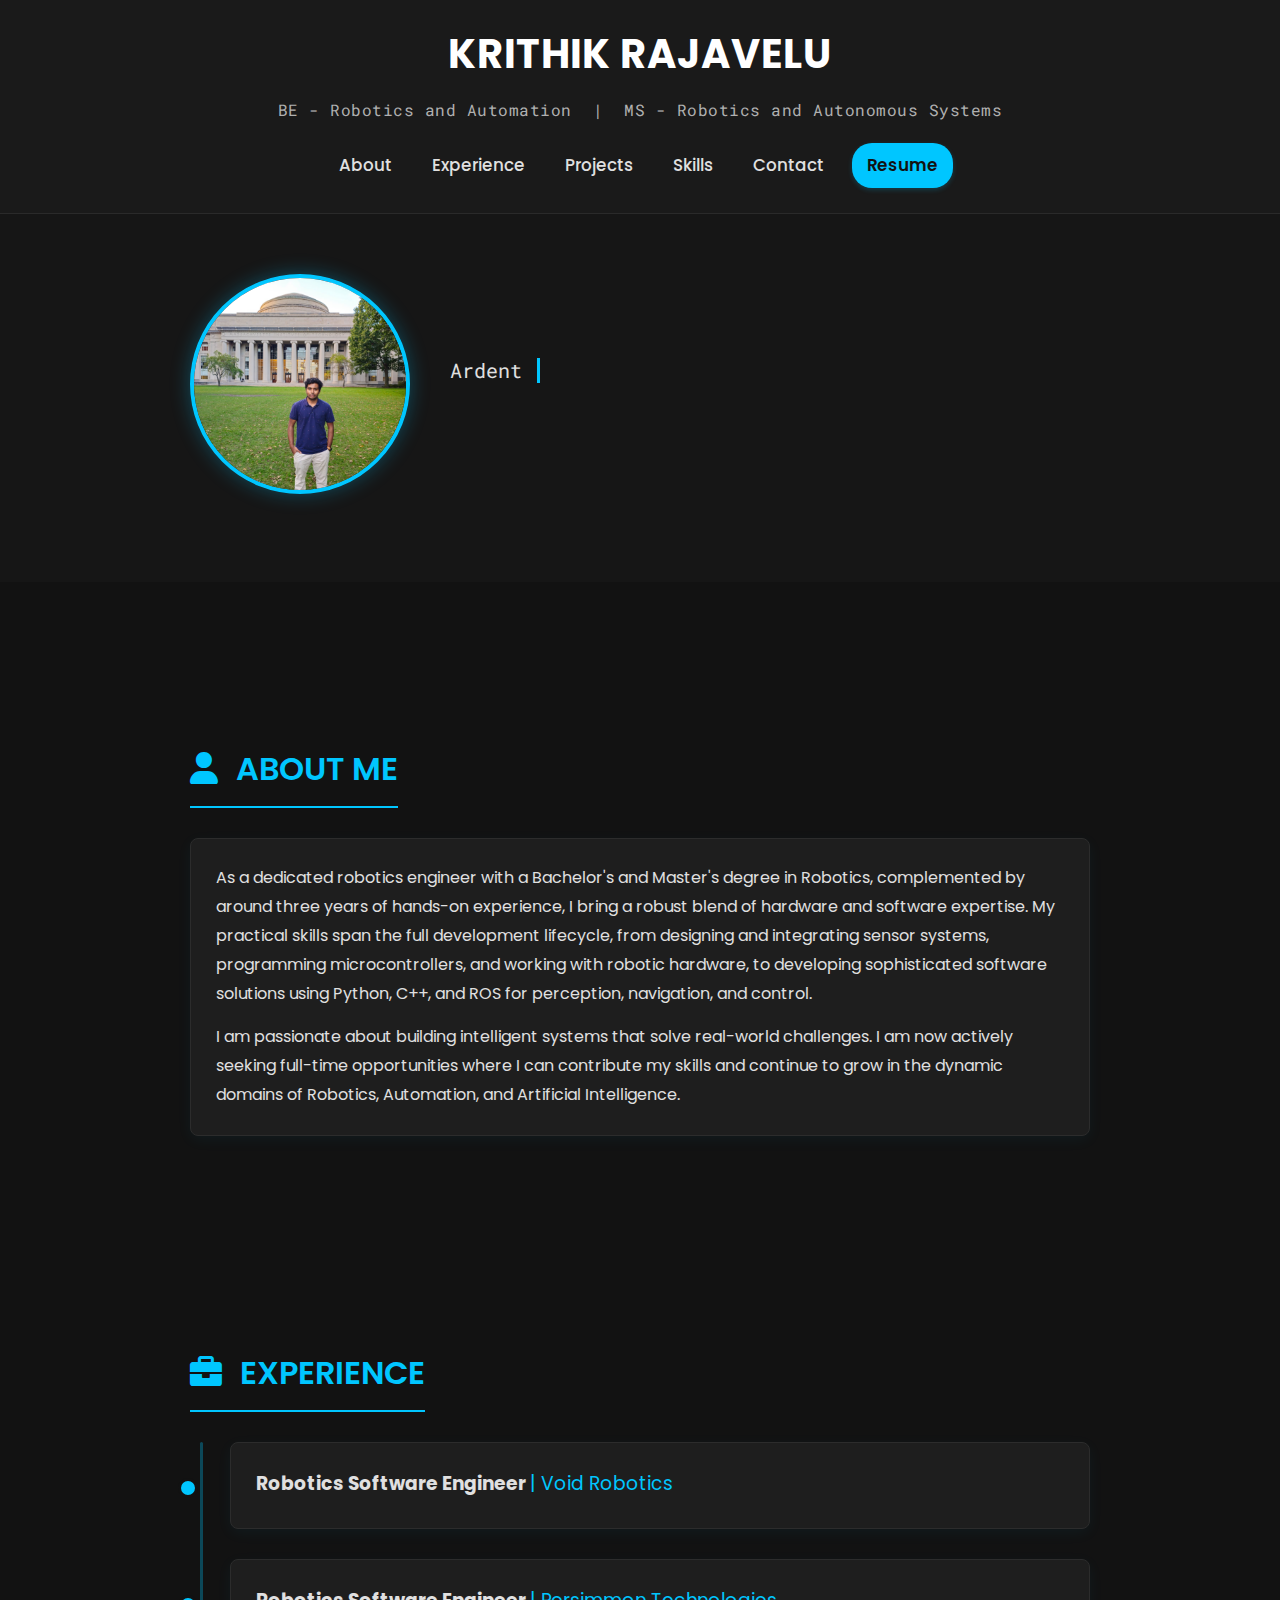
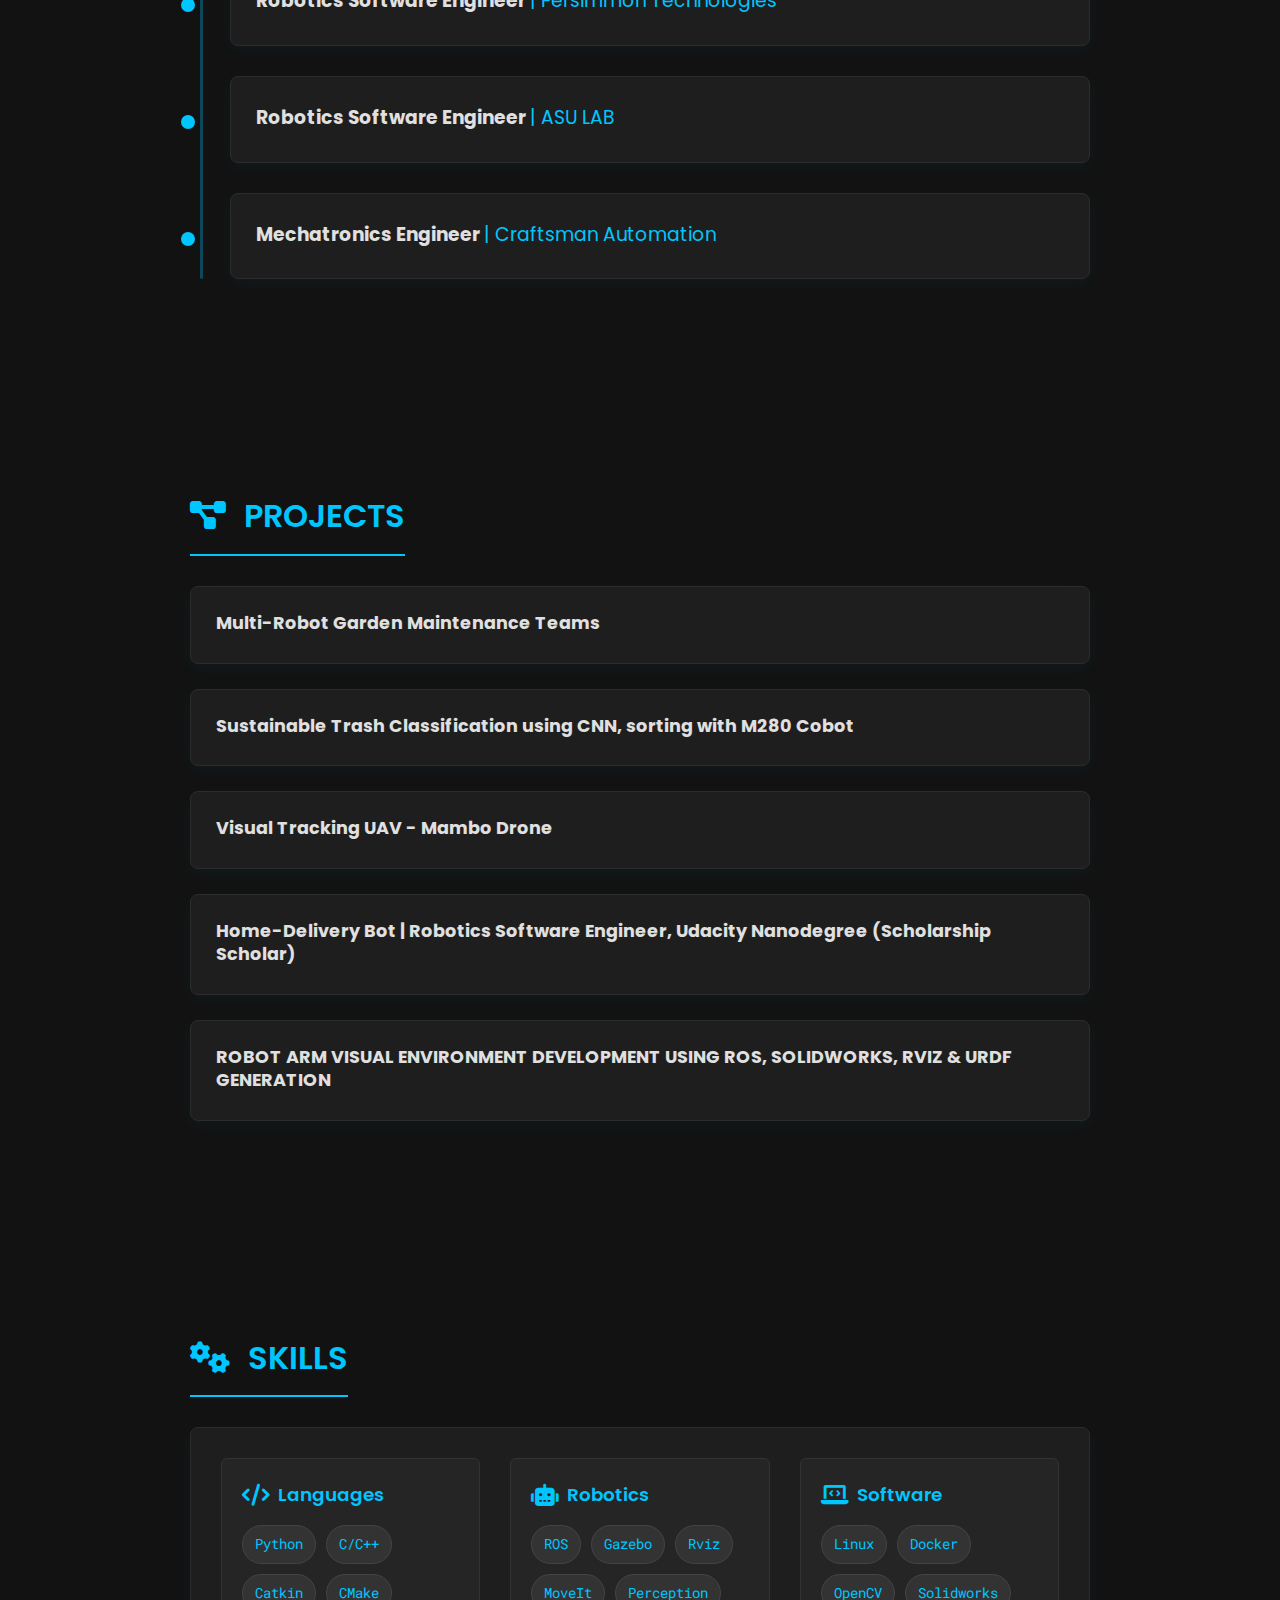
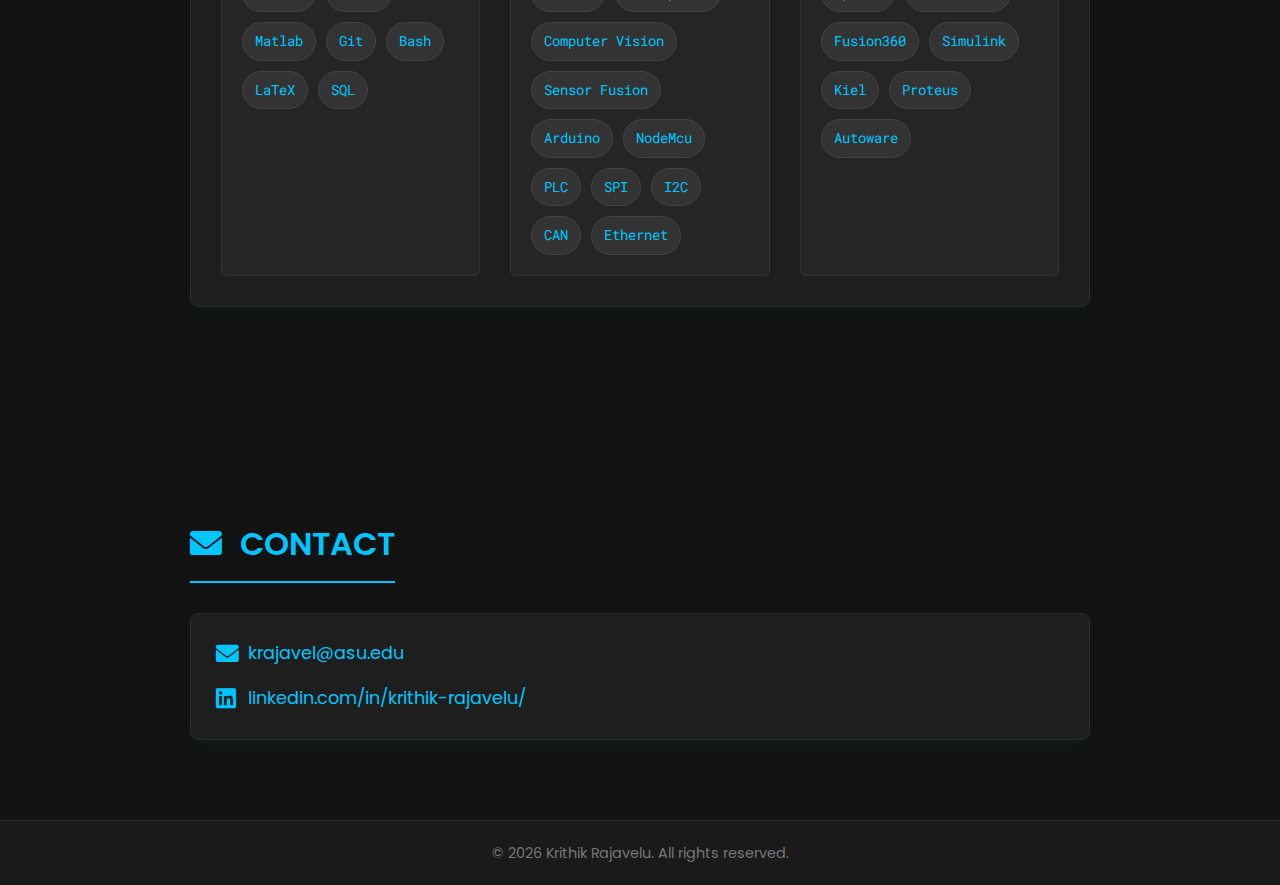
<file: index.html>
<!DOCTYPE html>
<html lang="en">
<head>
    <meta charset="UTF-8">
    <meta name="viewport" content="width=device-width, initial-scale=1.0">
    <title>Krithik Rajavelu - Portfolio</title>
    <link rel="stylesheet" href="style.css">
    <link href="https://fonts.googleapis.com/css2?family=Poppins:wght@300;400;500;600;700&family=Roboto+Mono:wght@400;500&display=swap" rel="stylesheet">
    <link rel="stylesheet" href="https://cdnjs.cloudflare.com/ajax/libs/font-awesome/6.0.0-beta3/css/all.min.css">
</head>
<body>
    <div class="page-wrapper">
        <header class="main-header">
            <div class="name-container">
                <h1>KRITHIK RAJAVELU</h1>
                <p class="degrees">BE - Robotics and Automation  |  MS - Robotics and Autonomous Systems</p>
            </div>
            <nav class="main-nav">
                <ul>
                    <li><a href="#about">About</a></li>
                    <li><a href="#experience">Experience</a></li>
                    <li><a href="#projects">Projects</a></li>
                    <li><a href="#skills">Skills</a></li>
                    <li><a href="#contact">Contact</a></li>
                    <li><a href="Krithik_Rajavelu_Resume.pdf" class="nav-button resume-button" download="Krithik_Rajavelu_Resume.pdf">Resume</a></li> 
                </ul>
            </nav>
        </header>

        <section id="hero-intro" class="hero-intro-section">
            <div class="hero-intro-content">
                <div class="profile-photo-container">
                    <img src="images/portrait.jpeg" alt="Krithik Rajavelu" class="profile-photo">
                </div>
                <div class="typing-text-container">
                    <p id="typing-text"></p>
                </div>
            </div>
        </section>

        <main class="container">
            <section id="about" class="content-section">
                 <h2><i class="fas fa-user"></i> ABOUT ME</h2>
                <div class="card">
                    <p>
                        As a dedicated robotics engineer with a Bachelor's and Master's degree in Robotics, complemented by around three years of hands-on experience, I bring a robust blend of hardware and software expertise. My practical skills span the full development lifecycle, from designing and integrating sensor systems, programming microcontrollers, and working with robotic hardware, to developing sophisticated software solutions using Python, C++, and ROS for perception, navigation, and control.
                    </p>
                    <p>
                        I am passionate about building intelligent systems that solve real-world challenges. I am now actively seeking full-time opportunities where I can contribute my skills and continue to grow in the dynamic domains of Robotics, Automation, and Artificial Intelligence.
                    </p>
                </div>
            </section>

            <section id="experience" class="content-section">
                <h2><i class="fas fa-briefcase"></i> EXPERIENCE</h2>
                <div class="timeline">
                    <a href="experience-void.html" class="timeline-item-link">
                        <div class="timeline-item card clickable-card">
                            <div class="item-summary">
                                <h3>Robotics Software Engineer <span class="company">| Void Robotics</span></h3>
                                <!-- Date Removed -->
                            </div>
                        </div>
                    </a>
                    <a href="experience-persimmon.html" class="timeline-item-link">
                        <div class="timeline-item card clickable-card">
                             <div class="item-summary">
                                <h3>Robotics Software Engineer <span class="company">| Persimmon Technologies</span></h3>
                                <!-- Date Removed -->
                            </div>
                        </div>
                    </a>
                    <a href="experience-asu.html" class="timeline-item-link">
                        <div class="timeline-item card clickable-card">
                            <div class="item-summary">
                                <h3>Robotics Software Engineer <span class="company">| ASU LAB</span></h3>
                                <!-- Date Removed -->
                            </div>
                        </div>
                    </a>
                    <a href="experience-craftsman.html" class="timeline-item-link">
                        <div class="timeline-item card clickable-card">
                            <div class="item-summary">
                                <h3>Mechatronics Engineer <span class="company">| Craftsman Automation</span></h3>
                                <!-- Date Removed -->
                            </div>
                        </div>
                    </a>
                </div>
            </section>

            <section id="projects" class="content-section">
                 <h2><i class="fas fa-project-diagram"></i> PROJECTS</h2>
                <div class="project-list"> 
                    <a href="project-multi-robot.html" class="project-item-link">
                        <div class="card project-item clickable-card">
                            <div class="item-summary">
                                <h3>Multi-Robot Garden Maintenance Teams</h3>
                                <!-- Date Removed -->
                            </div>
                        </div>
                    </a>
                    <a href="project-trash-classification.html" class="project-item-link">
                        <div class="card project-item clickable-card">
                            <div class="item-summary">
                                <h3>Sustainable Trash Classification using CNN, sorting with M280 Cobot</h3>
                                <!-- Date Removed -->
                            </div>
                        </div>
                    </a>
                    <a href="project-visual-uav.html" class="project-item-link">
                        <div class="card project-item clickable-card">
                            <div class="item-summary">
                                <h3>Visual Tracking UAV - Mambo Drone</h3>
                                <!-- Date Removed -->
                            </div>
                        </div>
                    </a>
                    <a href="project-home-delivery-bot.html" class="project-item-link">
                        <div class="card project-item clickable-card">
                            <div class="item-summary">
                                <h3>Home-Delivery Bot | Robotics Software Engineer, Udacity Nanodegree (Scholarship Scholar)</h3>
                                <!-- Date Removed -->
                            </div>
                        </div>
                    </a>
                    <a href="project-robot-arm-dev.html" class="project-item-link">
                        <div class="card project-item clickable-card">
                            <div class="item-summary">
                                <h3>ROBOT ARM VISUAL ENVIRONMENT DEVELOPMENT USING ROS, SOLIDWORKS, RVIZ & URDF GENERATION</h3>
                                <!-- Date Removed -->
                            </div>
                        </div>
                    </a>
                </div> 
            </section>

            <section id="skills" class="content-section">
                 <h2><i class="fas fa-cogs"></i> SKILLS</h2>
                <div class="card skills-card-container">
                    <div class="skills-layout">
                        <div class="skill-category-block">
                            <h4><i class="fas fa-code"></i> Languages</h4>
                            <div class="skill-tags">
                                <span>Python</span><span>C/C++</span><span>Catkin</span><span>CMake</span><span>Matlab</span><span>Git</span><span>Bash</span><span>LaTeX</span><span>SQL</span>
                            </div>
                        </div>
                        <div class="skill-category-block">
                            <h4><i class="fas fa-robot"></i> Robotics</h4>
                            <div class="skill-tags">
                                <span>ROS</span><span>Gazebo</span><span>Rviz</span><span>MoveIt</span>
                                <span>Perception</span>
                                <span>Computer Vision</span>
                                <span>Sensor Fusion</span>
                                <span>Arduino</span><span>NodeMcu</span><span>PLC</span><span>SPI</span><span>I2C</span><span>CAN</span><span>Ethernet</span>
                            </div>
                        </div>
                        <div class="skill-category-block">
                            <h4><i class="fas fa-laptop-code"></i> Software</h4>
                            <div class="skill-tags">
                                <span>Linux</span><span>Docker</span><span>OpenCV</span><span>Solidworks</span><span>Fusion360</span><span>Simulink</span><span>Kiel</span><span>Proteus</span><span>Autoware</span>
                            </div>
                        </div>
                    </div>
                </div>
            </section>

            <section id="contact" class="content-section">
                <h2><i class="fas fa-envelope"></i> CONTACT</h2>
                <div class="card contact-details-card">
                    <p><i class="fas fa-envelope icon-prefix"></i> <a href="mailto:krajavel@asu.edu">krajavel@asu.edu</a></p>
                    <p><i class="fab fa-linkedin icon-prefix"></i> <a href="https://linkedin.com/in/krithik-rajavelu/" target="_blank">linkedin.com/in/krithik-rajavelu/</a></p>
                </div>
            </section>

        </main>

        <footer>
            <p>© <span id="currentYear"></span> Krithik Rajavelu. All rights reserved.</p>
        </footer>
    </div>

    <script>
        if (document.getElementById('currentYear')) {
            document.getElementById('currentYear').textContent = new Date().getFullYear();
        }

        document.querySelectorAll('.main-nav a[href^="#"]').forEach(anchor => {
            anchor.addEventListener('click', function (e) {
                e.preventDefault();
                const targetId = this.getAttribute('href');
                if (targetId.startsWith("#") && document.querySelector(targetId)) {
                    const targetElement = document.querySelector(targetId);
                    targetElement.scrollIntoView({
                        behavior: 'smooth',
                        block: 'start' 
                    });
                }
            });
        });

        const typingTextElement = document.getElementById('typing-text');
        const textsToType = [
            "Ardent robotics engineer with real-world experience...",
            "Driven by curiosity and hands-on learning...",
            "Committed to solving real-world problems...",
            "Focused on innovation and continuous growth...",
            "Learns from failure and iterates for success..."
        ];
        let textIndex = 0;
        let charIndex = 0;
        let currentText = '';
        let isDeleting = false;

        function typeAnimation() {
            if (!typingTextElement) return; 
            const fullText = textsToType[textIndex];
            if (isDeleting) {
                currentText = fullText.substring(0, charIndex - 1);
                charIndex--;
            } else {
                currentText = fullText.substring(0, charIndex + 1);
                charIndex++;
            }
            typingTextElement.innerHTML = currentText + '<span class="cursor"></span>';
            let typeSpeed = 120;
            if (isDeleting) {
                typeSpeed /= 2;
            }
            if (!isDeleting && currentText === fullText) {
                typeSpeed = 2500; 
                isDeleting = true;
            } else if (isDeleting && currentText === '') {
                isDeleting = false;
                textIndex++;
                if (textIndex >= textsToType.length) {
                    textIndex = 0;
                }
                typeSpeed = 500; 
            }
            setTimeout(typeAnimation, typeSpeed);
        }
        if (typingTextElement) {
            document.addEventListener('DOMContentLoaded', function() {
                typeAnimation();
            });
        }
    </script>
</body>
</html>
</file>
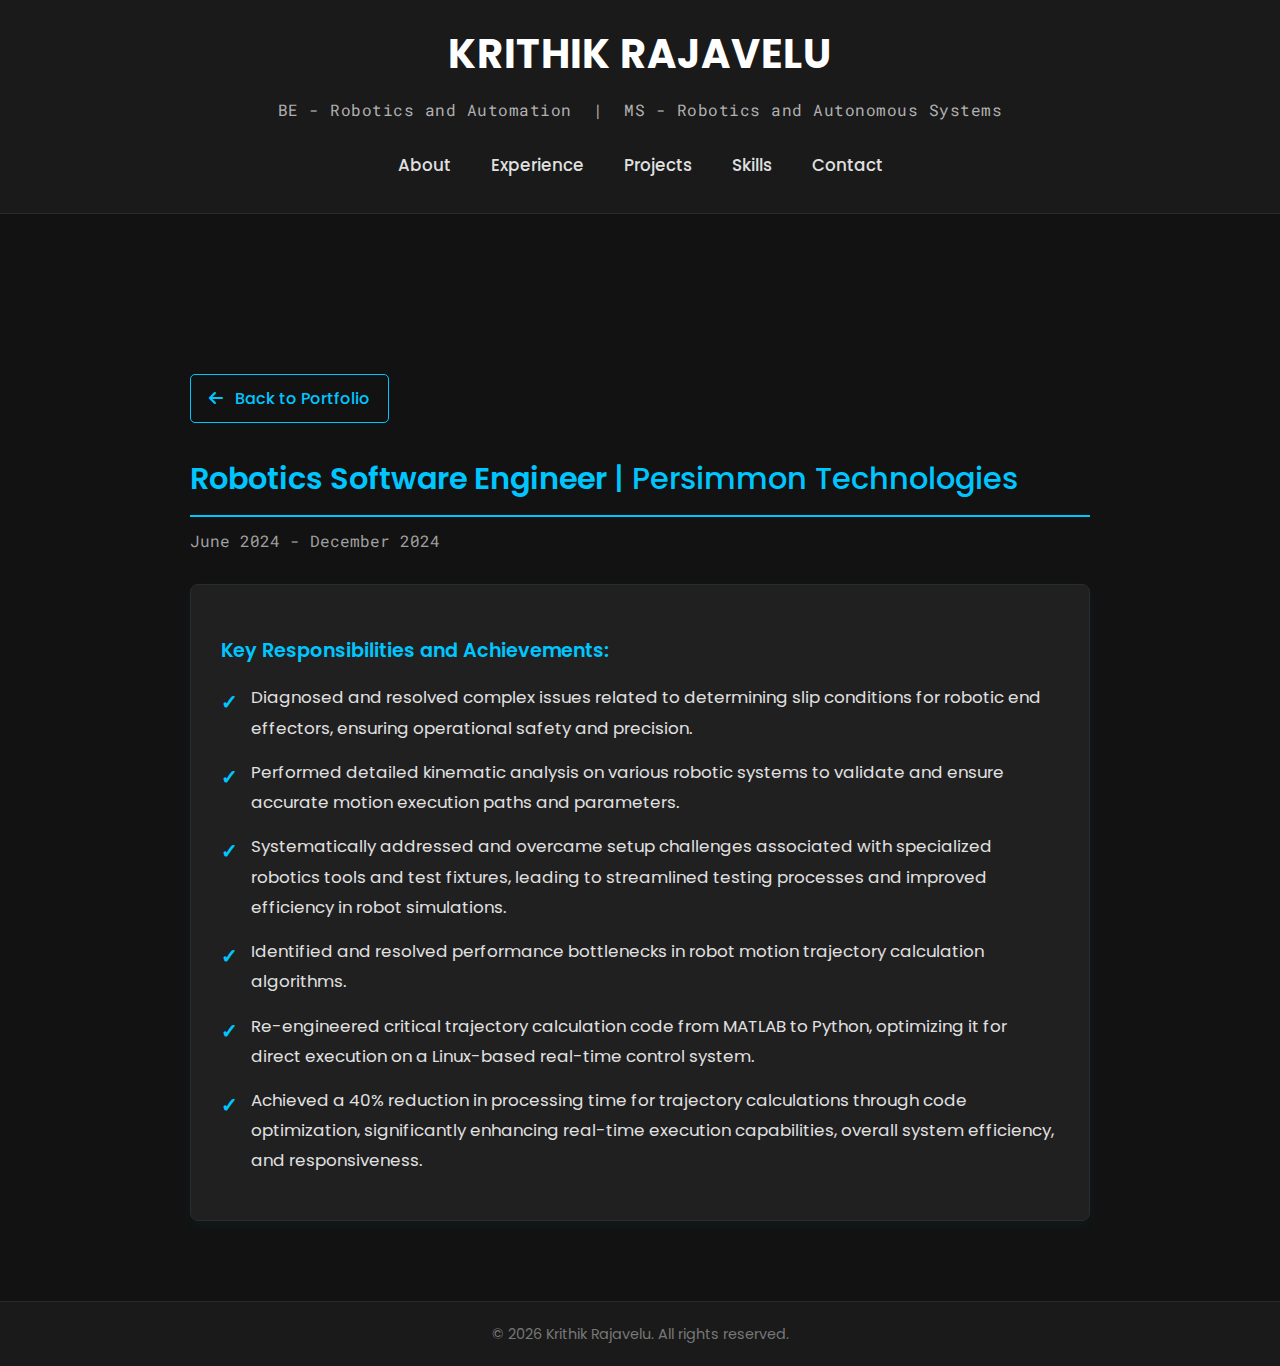
<file: experience-persimmon.html>
<!DOCTYPE html>
<html lang="en">
<head>
    <meta charset="UTF-8">
    <meta name="viewport" content="width=device-width, initial-scale=1.0">
    <title>Persimmon Technologies Experience - Krithik Rajavelu</title>
    <link rel="stylesheet" href="style.css"> <!-- Links to your main style.css -->
    <link href="https://fonts.googleapis.com/css2?family=Poppins:wght@300;400;500;600;700&family=Roboto+Mono:wght@400;500&display=swap" rel="stylesheet">
    <link rel="stylesheet" href="https://cdnjs.cloudflare.com/ajax/libs/font-awesome/6.0.0-beta3/css/all.min.css">
</head>
<body>
    <div class="page-wrapper">
        <!-- Re-usable Header -->
        <header class="main-header">
            <div class="name-container">
                <h1>KRITHIK RAJAVELU</h1>
                <p class="degrees">BE - Robotics and Automation  |  MS - Robotics and Autonomous Systems</p>
            </div>
            <nav class="main-nav">
                 <ul>
                    <li><a href="index.html#about">About</a></li>
                    <li><a href="index.html#experience">Experience</a></li>
                    <li><a href="index.html#projects">Projects</a></li>
                    <li><a href="index.html#skills">Skills</a></li>
                    <li><a href="index.html#contact">Contact</a></li>
                </ul>
            </nav>
        </header>

        <main class="container detail-page-container">
            <section class="content-section">
                <a href="index.html#experience" class="back-link"><i class="fas fa-arrow-left"></i> Back to Portfolio</a>
                
                <h2>Robotics Software Engineer <span class="company-detail">| Persimmon Technologies</span></h2>
                <p class="date-detail">June 2024 - December 2024</p>

                <div class="card experience-details-content">
                    <!-- No video section for this experience -->

                    <h4>Key Responsibilities and Achievements:</h4>
                    <ul>
                        <li>Diagnosed and resolved complex issues related to determining slip conditions for robotic end effectors, ensuring operational safety and precision.</li>
                        <li>Performed detailed kinematic analysis on various robotic systems to validate and ensure accurate motion execution paths and parameters.</li>
                        <li>Systematically addressed and overcame setup challenges associated with specialized robotics tools and test fixtures, leading to streamlined testing processes and improved efficiency in robot simulations.</li>
                        <li>Identified and resolved performance bottlenecks in robot motion trajectory calculation algorithms.</li>
                        <li>Re-engineered critical trajectory calculation code from MATLAB to Python, optimizing it for direct execution on a Linux-based real-time control system.</li>
                        <li>Achieved a 40% reduction in processing time for trajectory calculations through code optimization, significantly enhancing real-time execution capabilities, overall system efficiency, and responsiveness.</li>
                        <!-- Add more specific details: What kind of robots? What tools? What was the impact of improved efficiency? -->
                    </ul>
                </div>
            </section>
        </main>

        <footer class="detail-page-footer">
            <p>© <span id="currentYearDetailPersimmon"></span> Krithik Rajavelu. All rights reserved.</p>
        </footer>
    </div>
    <script>
        if (document.getElementById('currentYearDetailPersimmon')) {
             document.getElementById('currentYearDetailPersimmon').textContent = new Date().getFullYear();
        }
    </script>
</body>
</html>
</file>
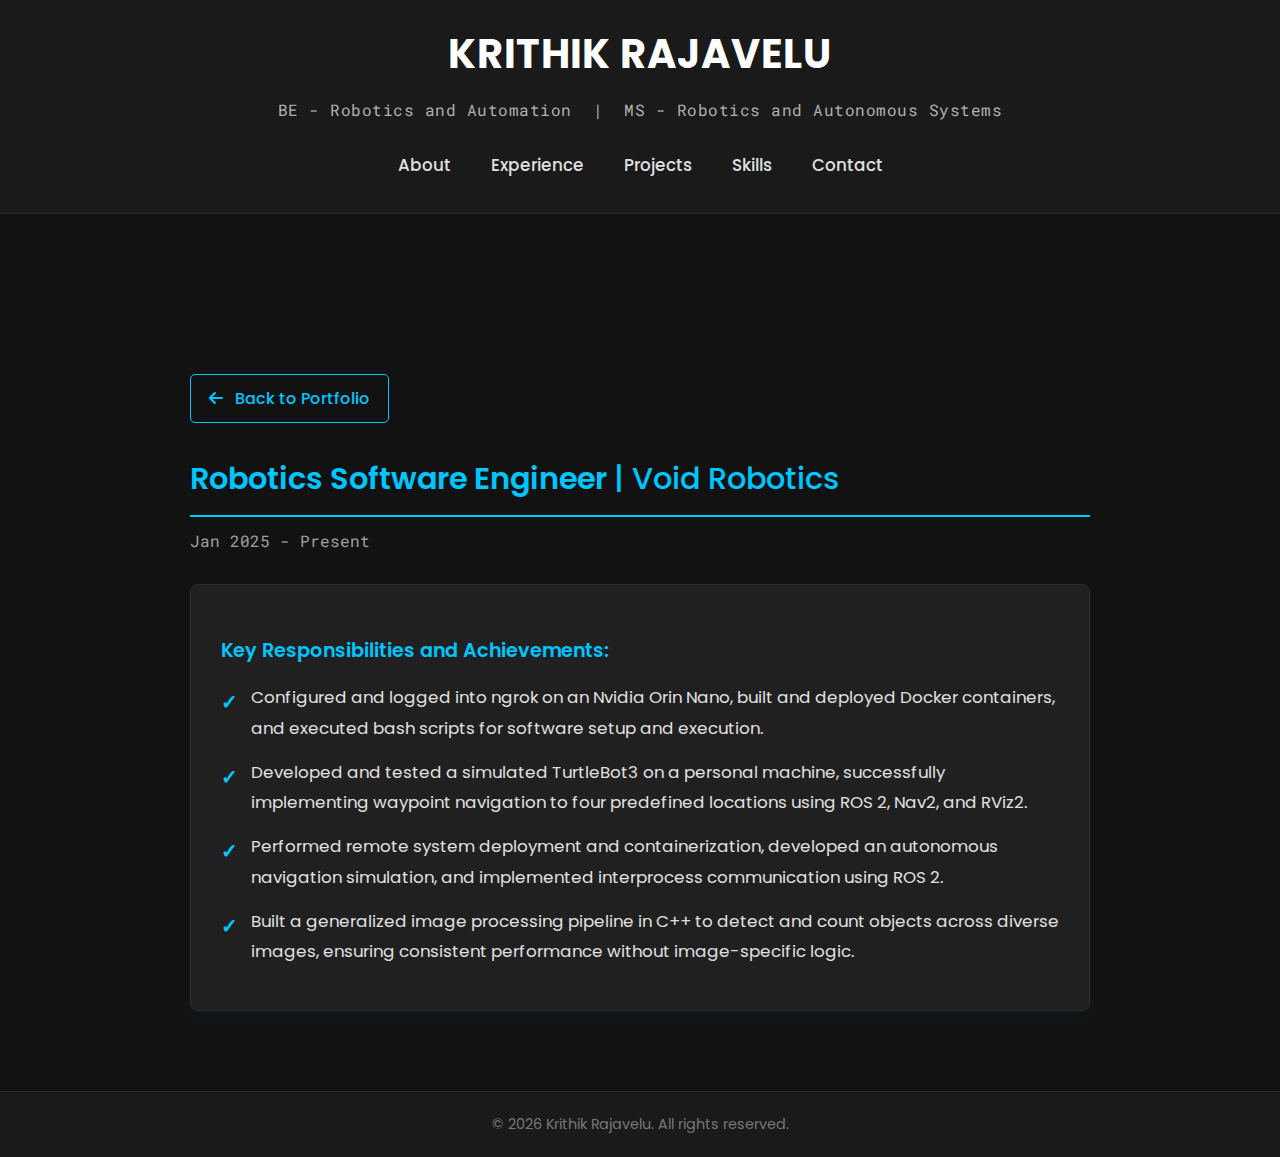
<file: experience-void.html>
<!DOCTYPE html>
<html lang="en">
<head>
    <meta charset="UTF-8">
    <meta name="viewport" content="width=device-width, initial-scale=1.0">
    <title>Void Robotics Experience - Krithik Rajavelu</title>
    <link rel="stylesheet" href="style.css"> <!-- Links to your main style.css -->
    <link href="https://fonts.googleapis.com/css2?family=Poppins:wght@300;400;500;600;700&family=Roboto+Mono:wght@400;500&display=swap" rel="stylesheet">
    <link rel="stylesheet" href="https://cdnjs.cloudflare.com/ajax/libs/font-awesome/6.0.0-beta3/css/all.min.css">
</head>
<body>
    <div class="page-wrapper">
        <!-- Re-usable Header -->
        <header class="main-header">
            <div class="name-container">
                <h1>KRITHIK RAJAVELU</h1>
                <p class="degrees">BE - Robotics and Automation  |  MS - Robotics and Autonomous Systems</p>
            </div>
            <nav class="main-nav">
                 <ul>
                    <li><a href="index.html#about">About</a></li>
                    <li><a href="index.html#experience">Experience</a></li>
                    <li><a href="index.html#projects">Projects</a></li>
                    <li><a href="index.html#skills">Skills</a></li>
                    <li><a href="index.html#contact">Contact</a></li>
                </ul>
            </nav>
        </header>

        <main class="container detail-page-container">
            <section class="content-section">
                <a href="index.html#experience" class="back-link"><i class="fas fa-arrow-left"></i> Back to Portfolio</a>
                
                <h2>Robotics Software Engineer <span class="company-detail">| Void Robotics</span></h2>
                <p class="date-detail">Jan 2025 - Present</p>

                <div class="card experience-details-content">
                    <!-- No video section for this experience -->

                    <h4>Key Responsibilities and Achievements:</h4>
                    <ul>
                        <li>Configured and logged into ngrok on an Nvidia Orin Nano, built and deployed Docker containers, and executed bash scripts for software setup and execution.</li>
                        <li>Developed and tested a simulated TurtleBot3 on a personal machine, successfully implementing waypoint navigation to four predefined locations using ROS 2, Nav2, and RViz2.</li>
                        <li>Performed remote system deployment and containerization, developed an autonomous navigation simulation, and implemented interprocess communication using ROS 2.</li>
                        <li>Built a generalized image processing pipeline in C++ to detect and count objects across diverse images, ensuring consistent performance without image-specific logic.</li>
                        <!-- Consider adding details like:
                            - Purpose of the ngrok setup and deployment.
                            - Challenges or specific configurations in the TurtleBot3 simulation.
                            - Specifics of the remote system or the interprocess communication methods.
                            - Types of objects the image processing pipeline was designed for, or performance metrics.
                        -->
                    </ul>
                </div>
            </section>
        </main>

        <footer class="detail-page-footer">
            <p>© <span id="currentYearDetailVoid"></span> Krithik Rajavelu. All rights reserved.</p>
        </footer>
    </div>
    <script>
        if (document.getElementById('currentYearDetailVoid')) {
             document.getElementById('currentYearDetailVoid').textContent = new Date().getFullYear();
        }
    </script>
</body>
</html>
</file>
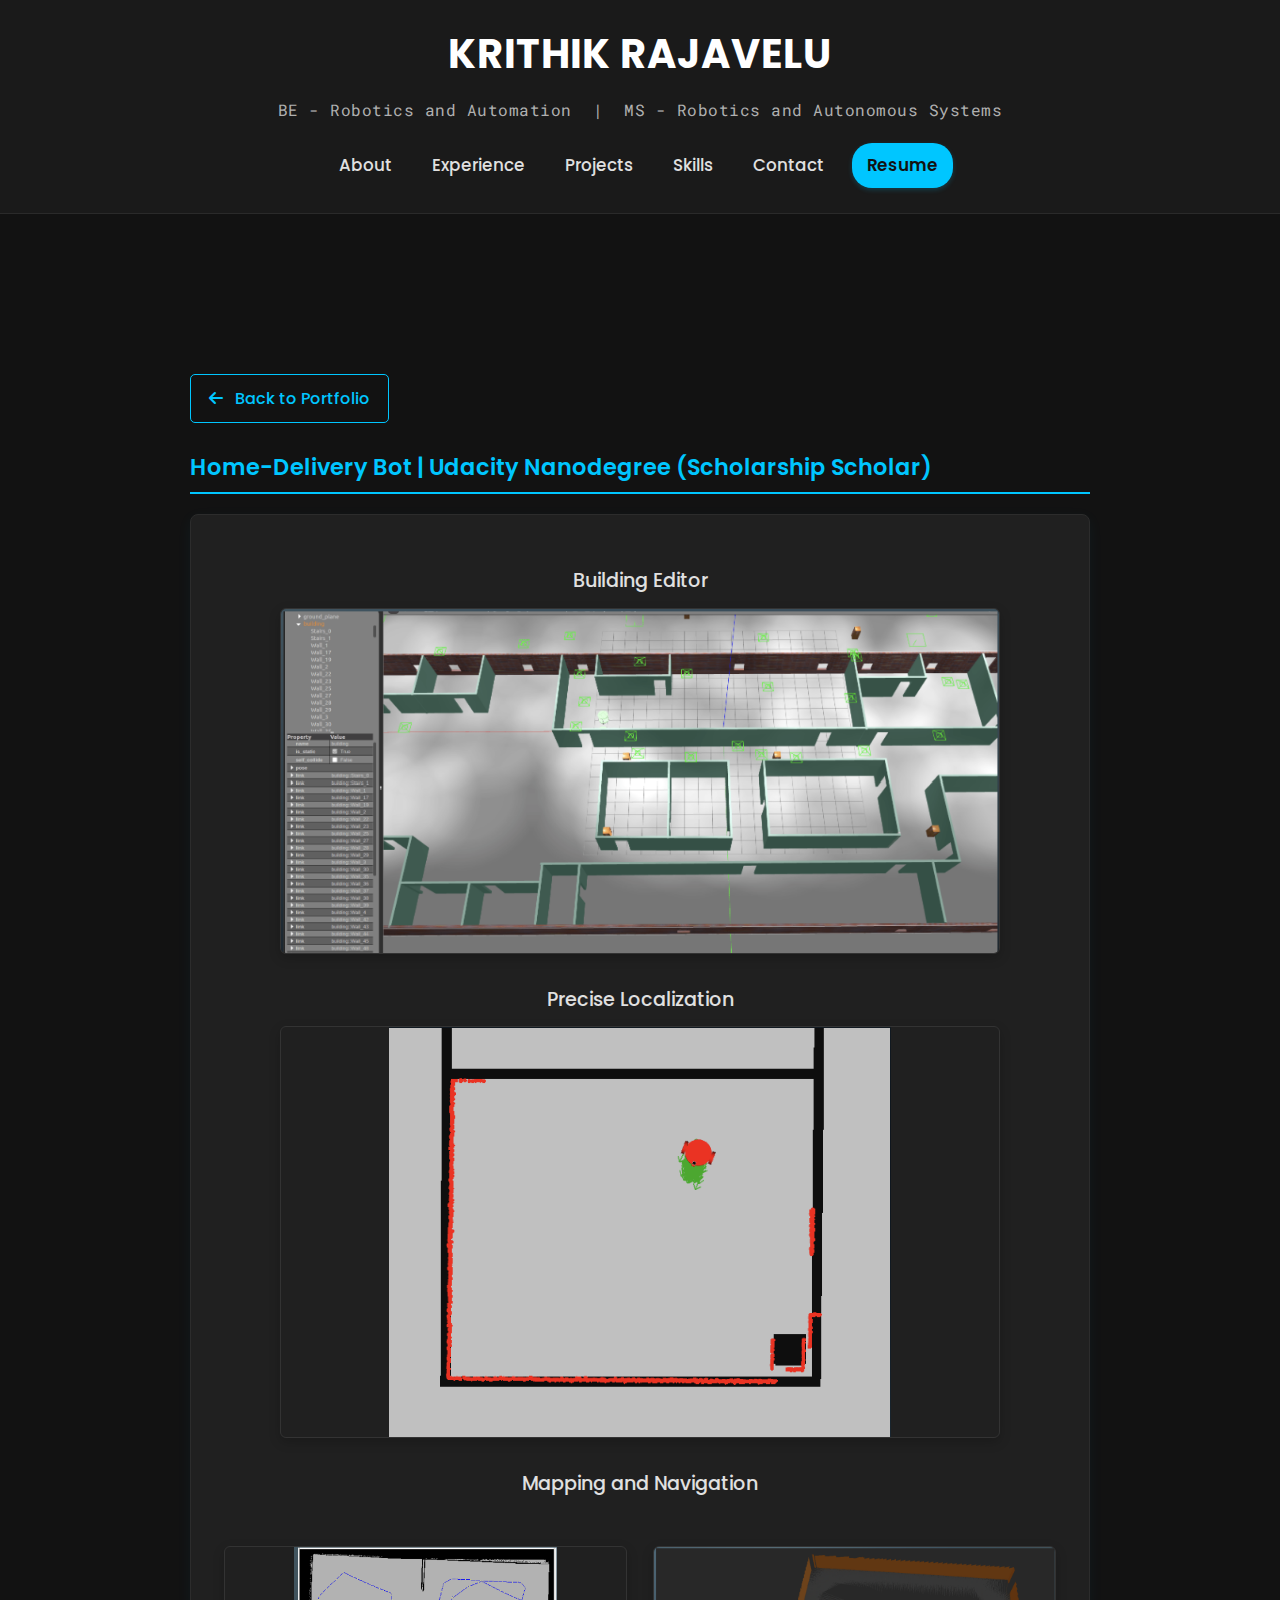
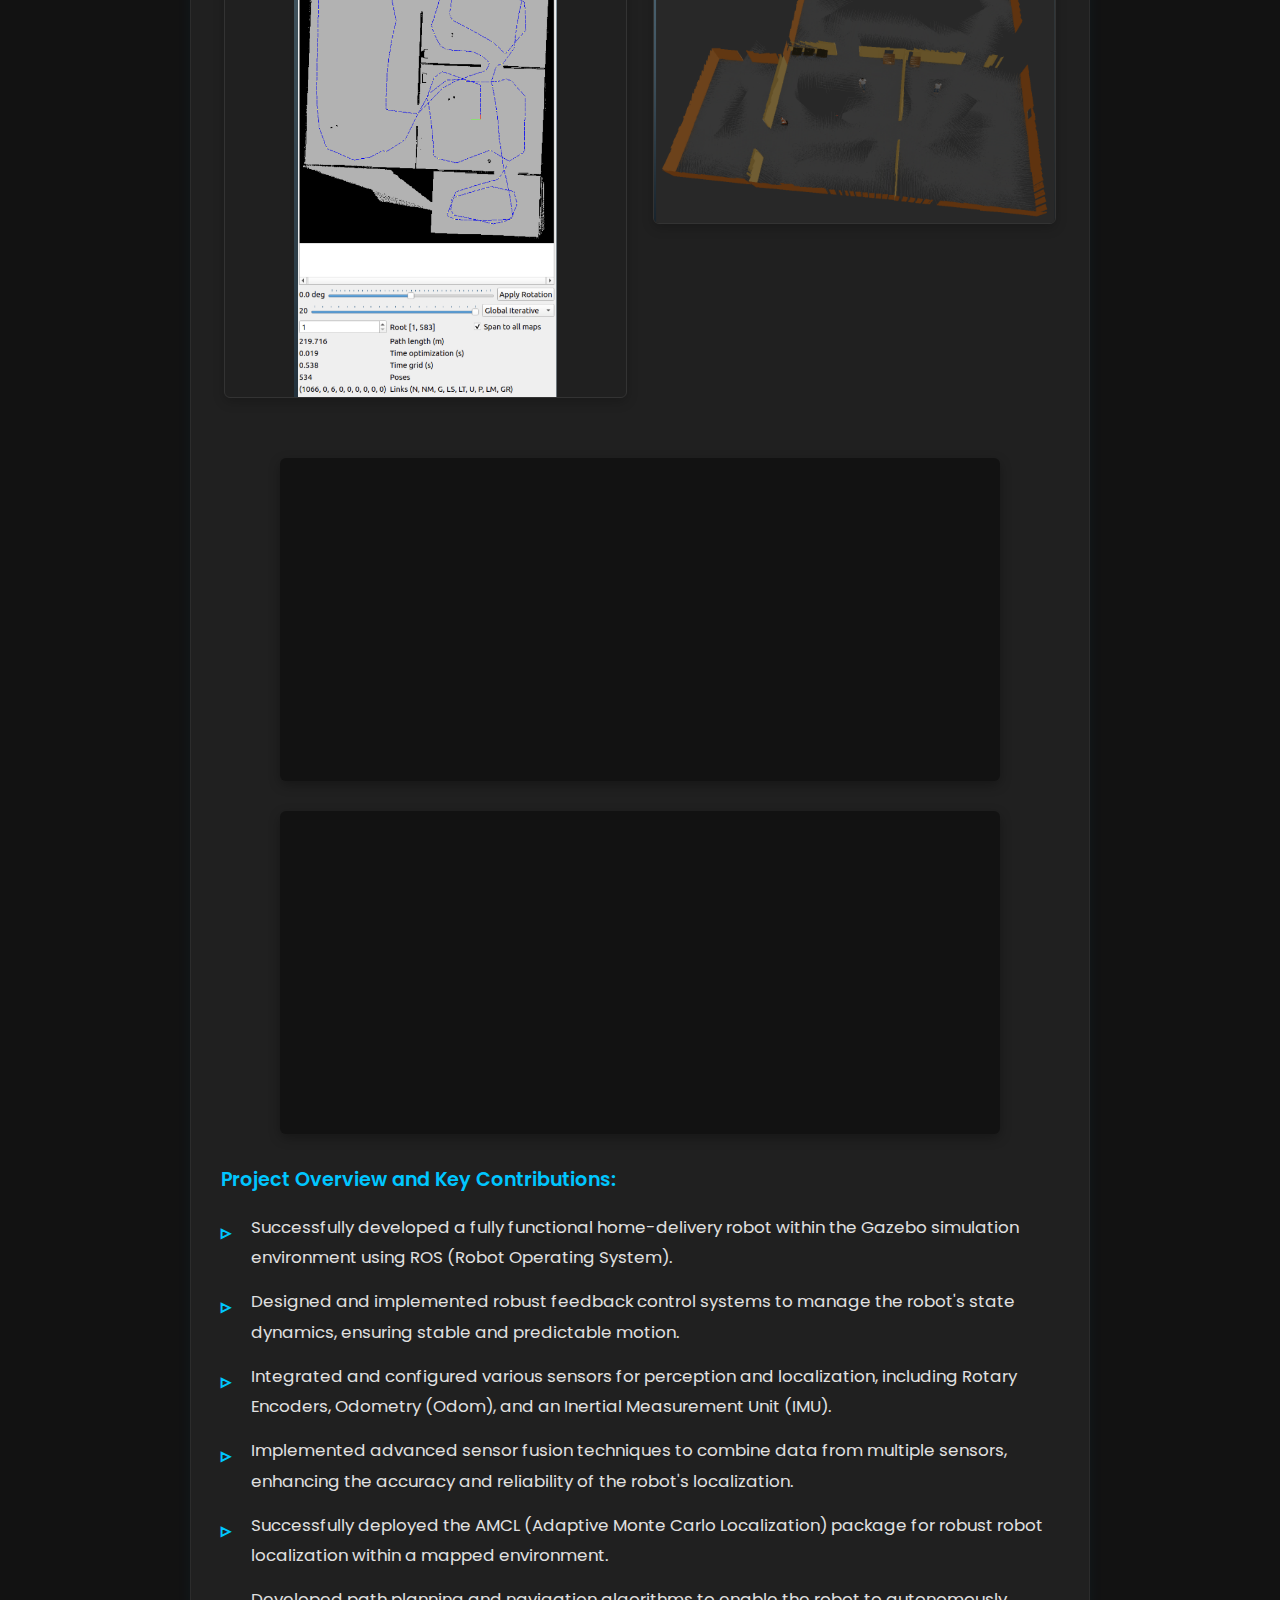
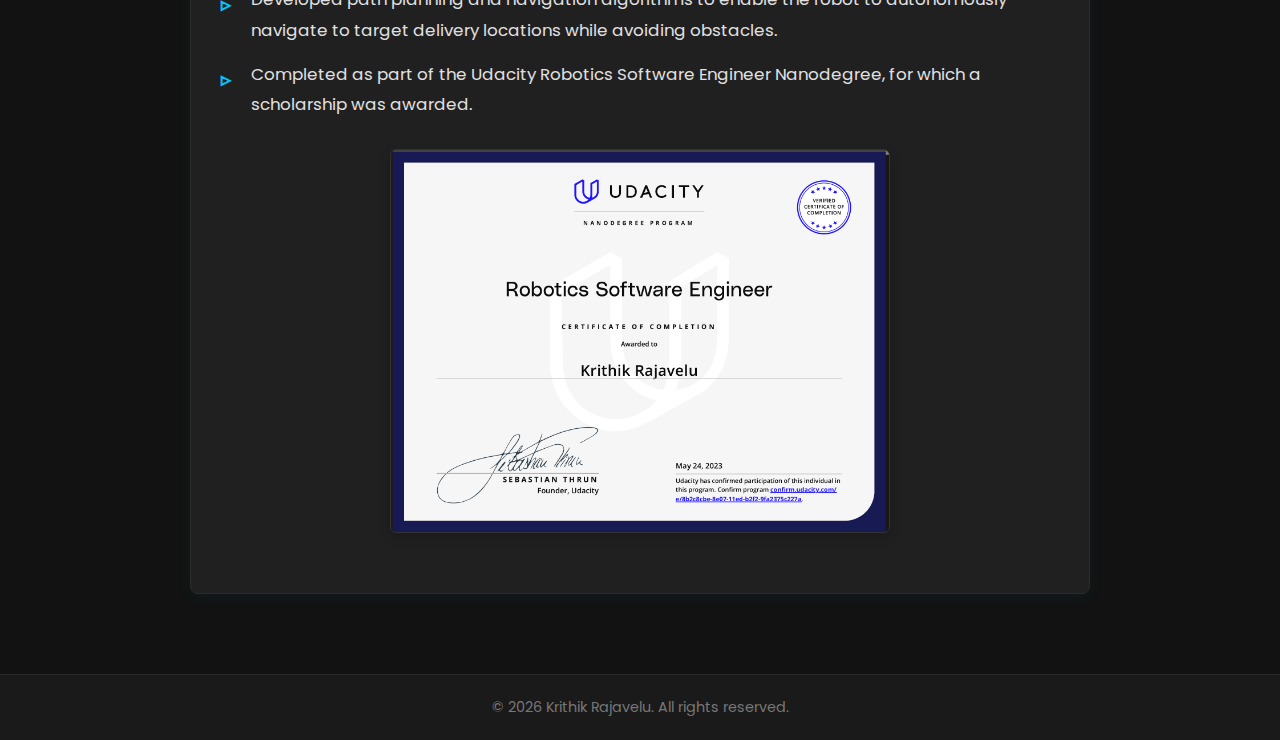
<file: project-home-delivery-bot.html>
<!DOCTYPE html>
<html lang="en">
<head>
    <meta charset="UTF-8">
    <meta name="viewport" content="width=device-width, initial-scale=1.0">
    <title>Home-Delivery Bot (Udacity Nanodegree) - Krithik Rajavelu</title>
    <link rel="stylesheet" href="style.css">
    <link href="https://fonts.googleapis.com/css2?family=Poppins:wght@300;400;500;600;700&family=Roboto+Mono:wght@400;500&display=swap" rel="stylesheet">
    <link rel="stylesheet" href="https://cdnjs.cloudflare.com/ajax/libs/font-awesome/6.0.0-beta3/css/all.min.css">
</head>
<body>
    <div class="page-wrapper">
        <header class="main-header">
            <div class="name-container">
                <h1>KRITHIK RAJAVELU</h1>
                <p class="degrees">BE - Robotics and Automation  |  MS - Robotics and Autonomous Systems</p>
            </div>
            <nav class="main-nav">
                 <ul>
                    <li><a href="index.html#about">About</a></li>
                    <li><a href="index.html#experience">Experience</a></li>
                    <li><a href="index.html#projects">Projects</a></li>
                    <li><a href="index.html#skills">Skills</a></li>
                    <li><a href="index.html#contact">Contact</a></li>
                    <li><a href="Krithik_Rajavelu_Resume.pdf" class="nav-button resume-button" download="Krithik_Rajavelu_Resume.pdf">Resume</a></li>
                </ul>
            </nav>
        </header>

        <main class="container detail-page-container">
            <section class="content-section">
                <a href="index.html#projects" class="back-link"><i class="fas fa-arrow-left"></i> Back to Portfolio</a>

                <h2 class="project-main-title-long">Home-Delivery Bot | Udacity Nanodegree (Scholarship Scholar)</h2>
                <!-- Date detail removed -->

                <div class="card project-details-content">

                    <!-- IMAGE 1: Building Editor -->
                    <div style="text-align: center; margin-bottom: 30px;">
                        <h4 style="font-size: 1.2em; color: #E0E0E0; margin-bottom: 10px; font-weight: 500;">Building Editor</h4>
                        <div class="image-container project-image" style="max-width: 720px; margin: 0 auto;">
                            <img src="images/building_editor_gazebo.png" alt="Gazebo Building Editor View for Home Delivery Bot">
                        </div>
                    </div>
                    <!-- End IMAGE 1 -->

                    <!-- IMAGE 2: Precise Localization -->
                    <div style="text-align: center; margin-bottom: 30px;">
                        <h4 style="font-size: 1.2em; color: #E0E0E0; margin-bottom: 10px; font-weight: 500;">Precise Localization</h4>
                        <div class="image-container project-image" style="max-width: 720px; margin: 0 auto;">
                            <img src="images/precise_localization_gazebo.png" alt="Gazebo Precise Localization with AMCL">
                        </div>
                    </div>
                    <!-- End IMAGE 2 -->

                    <!-- NEW SECTION: Mapping and Navigation (Side-by-Side Images) -->
                    <div style="text-align: center; margin-bottom: 30px;">
                        <h4 style="font-size: 1.2em; color: #E0E0E0; margin-bottom: 15px; font-weight: 500;">Mapping and Navigation</h4>
                        <div style="display: flex; justify-content: space-around; align-items: flex-start; flex-wrap: wrap; gap: 20px;">
                            <!-- Left Image -->
                            <div class="image-container project-image" style="flex: 1; min-width: 280px; max-width: 48%;">
                                <img src="images/mapping_slam_result.png" alt="SLAM mapping result showing robot path">
                            </div>
                            <!-- Right Image -->
                            <div class="image-container project-image" style="flex: 1; min-width: 280px; max-width: 48%;">
                                <img src="images/navigation_rviz_3d_view.png" alt="Rviz 3D view of robot navigating in mapped environment">
                            </div>
                        </div>
                    </div>
                    <!-- End NEW SECTION -->


                    <!-- First YouTube Video -->
                    <div class="video-container youtube-embed">
                        <iframe width="560" height="315" src="https://www.youtube.com/embed/DvKze5xJrm0?si=EM1NIvVEY4NalLxV" title="YouTube video player" frameborder="0" allow="accelerometer; autoplay; clipboard-write; encrypted-media; gyroscope; picture-in-picture; web-share" referrerpolicy="strict-origin-when-cross-origin" allowfullscreen></iframe>
                    </div>

                    <!-- Second YouTube Video -->
                    <div class="video-container youtube-embed">
                        <iframe width="560" height="315" src="https://www.youtube.com/embed/5MdVGWF0e5M?si=yZ77Wi9WJidowPPC" title="YouTube video player" frameborder="0" allow="accelerometer; autoplay; clipboard-write; encrypted-media; gyroscope; picture-in-picture; web-share" referrerpolicy="strict-origin-when-cross-origin" allowfullscreen></iframe>
                    </div>

                    <h4>Project Overview and Key Contributions:</h4>
                    <ul>
                        <li>Successfully developed a fully functional home-delivery robot within the Gazebo simulation environment using ROS (Robot Operating System).</li>
                        <li>Designed and implemented robust feedback control systems to manage the robot's state dynamics, ensuring stable and predictable motion.</li>
                        <li>Integrated and configured various sensors for perception and localization, including Rotary Encoders, Odometry (Odom), and an Inertial Measurement Unit (IMU).</li>
                        <li>Implemented advanced sensor fusion techniques to combine data from multiple sensors, enhancing the accuracy and reliability of the robot's localization.</li>
                        <li>Successfully deployed the AMCL (Adaptive Monte Carlo Localization) package for robust robot localization within a mapped environment.</li>
                        <li>Developed path planning and navigation algorithms to enable the robot to autonomously navigate to target delivery locations while avoiding obstacles.</li>
                        <li>Completed as part of the Udacity Robotics Software Engineer Nanodegree, for which a scholarship was awarded.</li>
                    </ul>

                    <!-- Image for the Project (Certificate) - REMAINS AT THE END -->
                    <div class="image-container project-image">
                        <img src="images/Udacity Course Certificate.png" alt="Udacity Course Certificate">
                    </div>

                </div>
            </section>
        </main>

        <footer class="detail-page-footer">
            <p>© <span id="currentYearDetailProjectHomeBot"></span> Krithik Rajavelu. All rights reserved.</p>
        </footer>
    </div>
    <script>
        if (document.getElementById('currentYearDetailProjectHomeBot')) {
             document.getElementById('currentYearDetailProjectHomeBot').textContent = new Date().getFullYear();
        }
    </script>
</body>
</html>
</file>
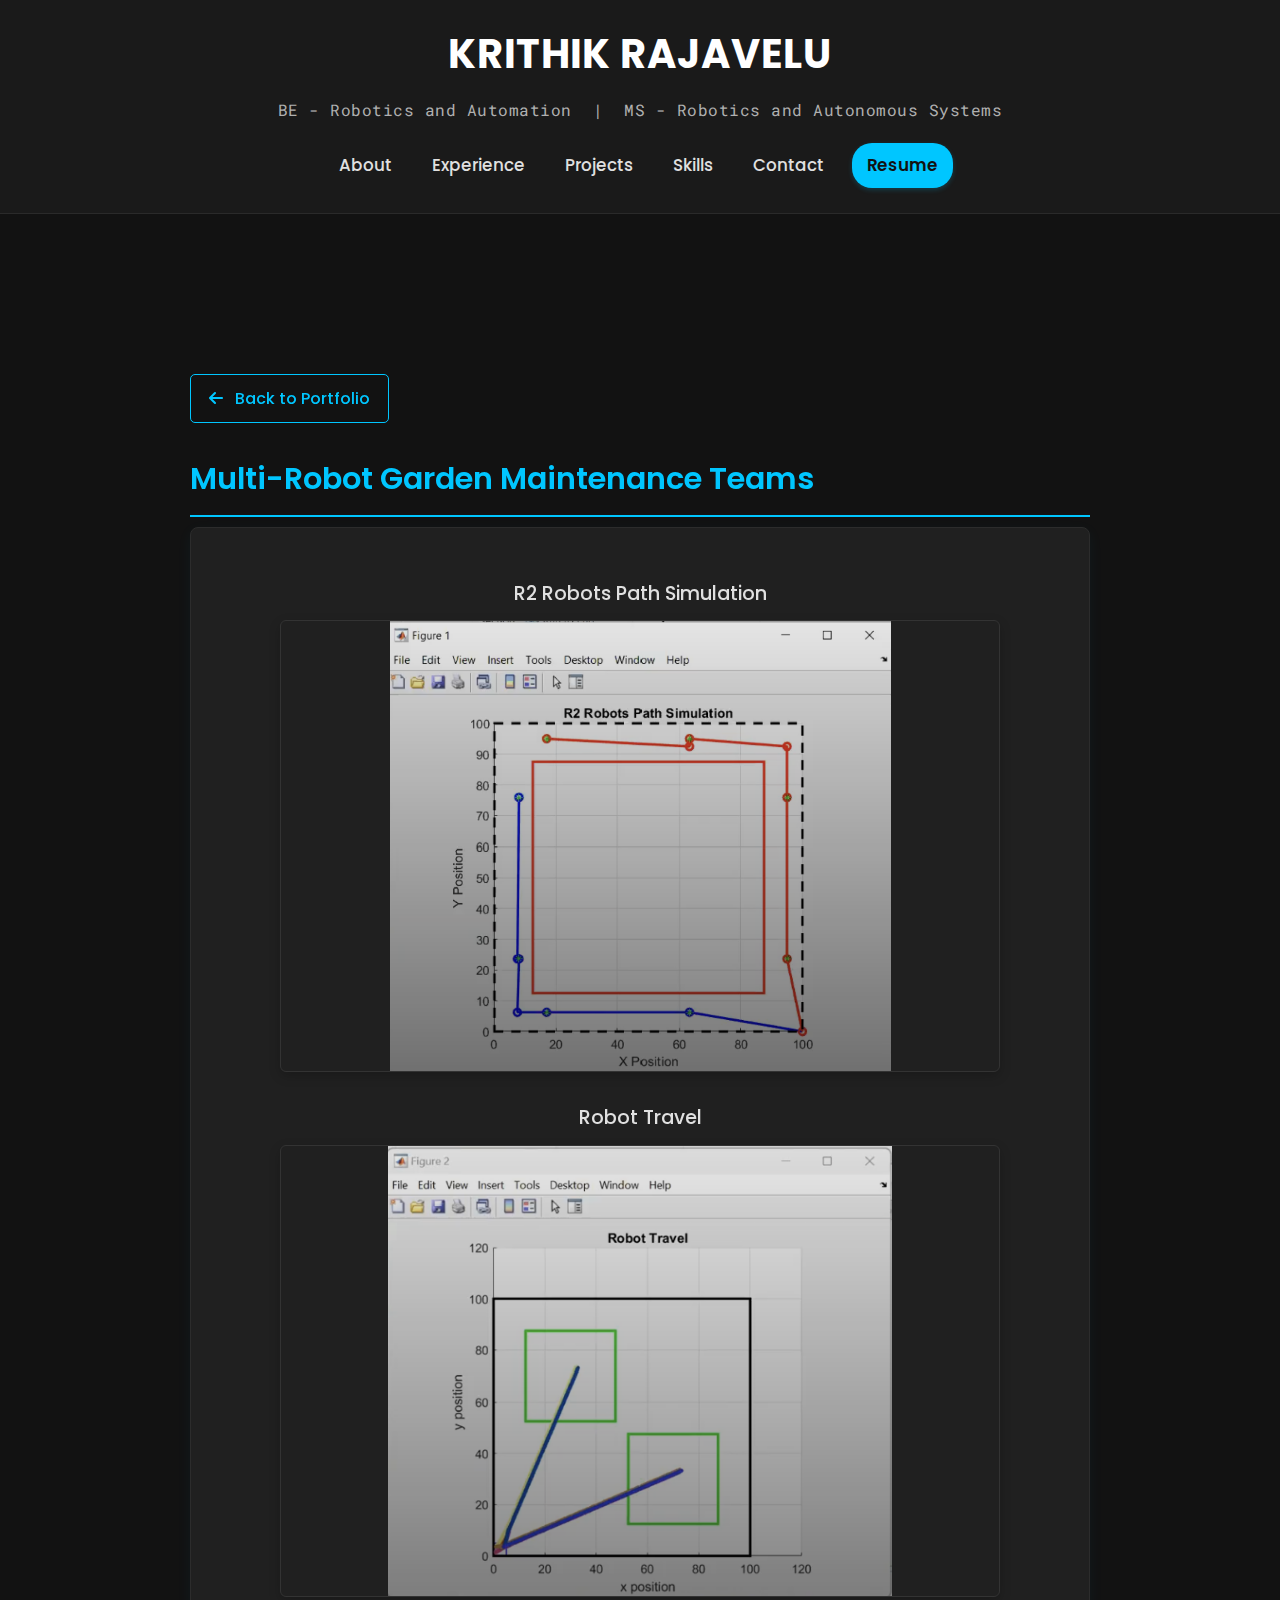
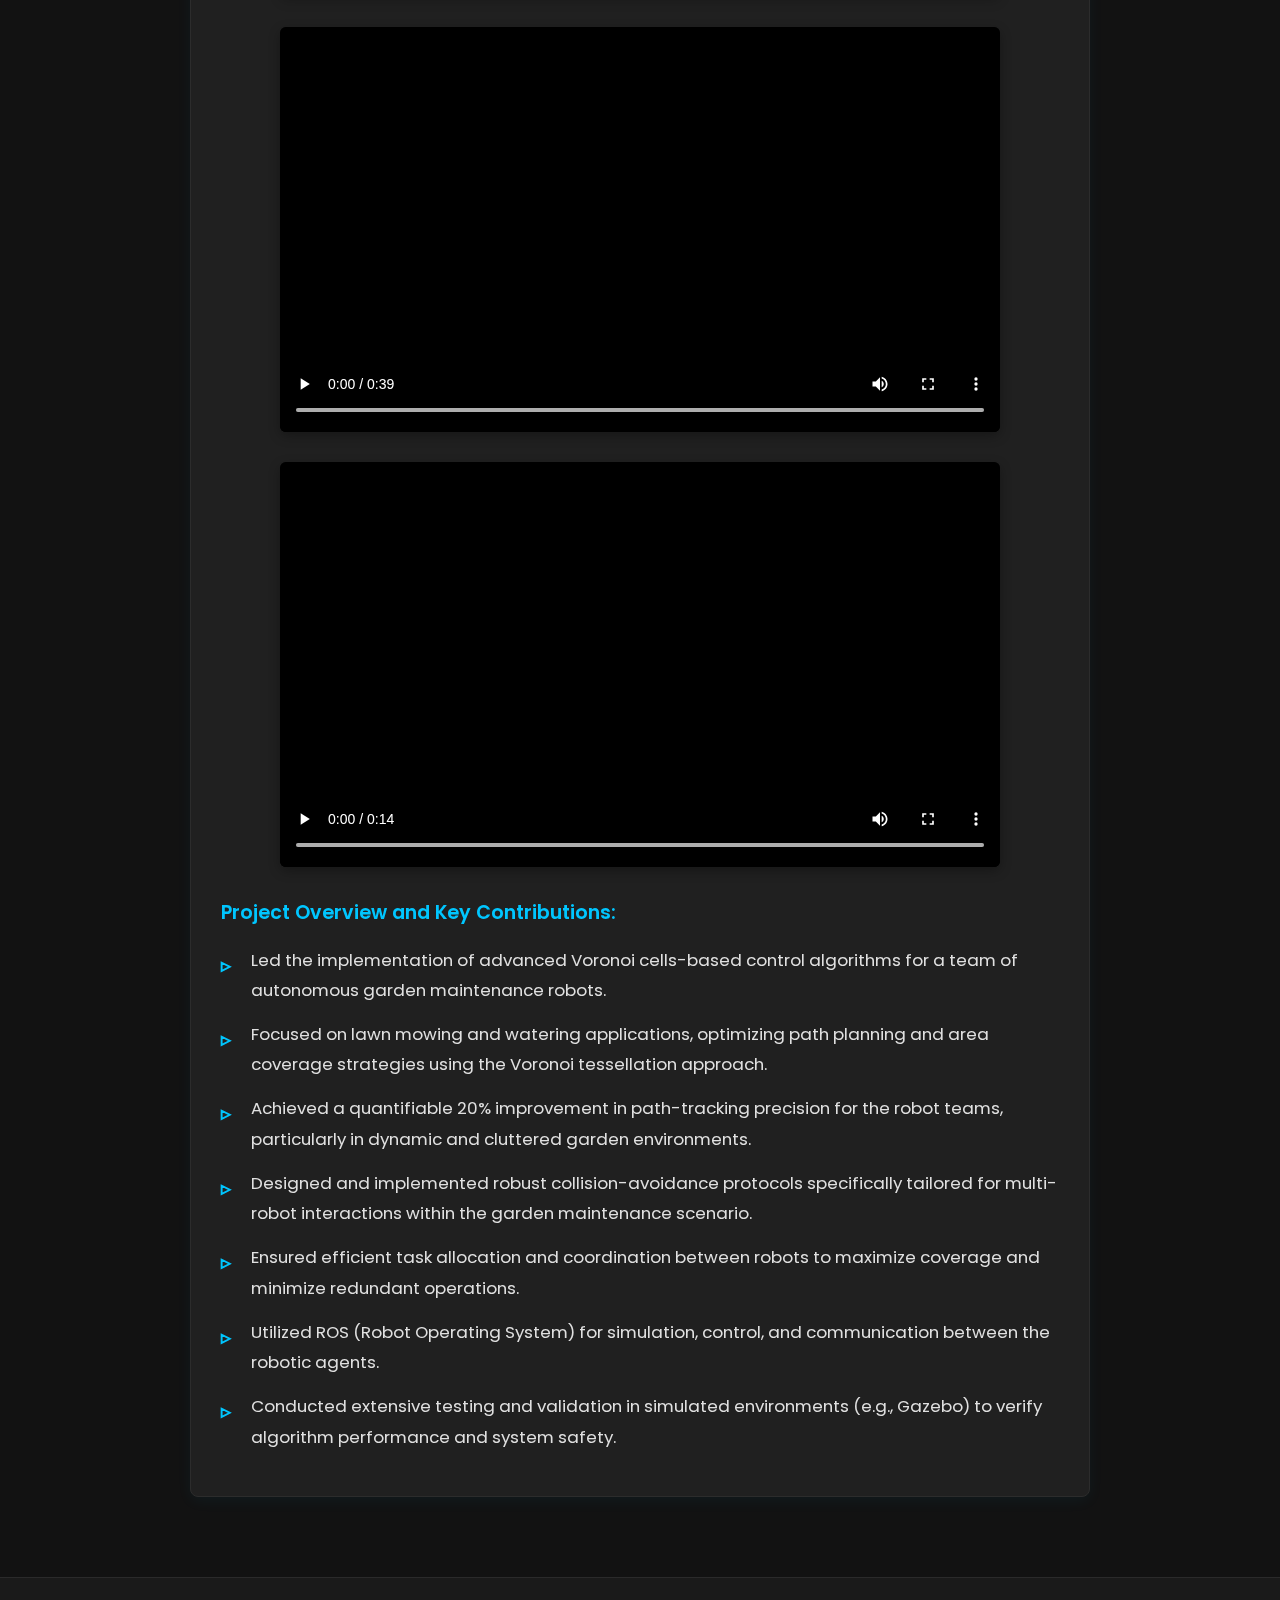
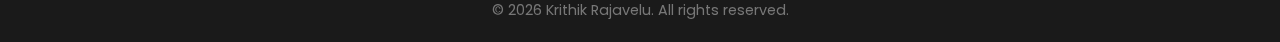
<file: project-multi-robot.html>
<!DOCTYPE html>
<html lang="en">
<head>
    <meta charset="UTF-8">
    <meta name="viewport" content="width=device-width, initial-scale=1.0">
    <title>Multi-Robot Garden Maintenance - Krithik Rajavelu</title>
    <link rel="stylesheet" href="style.css">
    <link href="https://fonts.googleapis.com/css2?family=Poppins:wght@300;400;500;600;700&family=Roboto+Mono:wght@400;500&display=swap" rel="stylesheet">
    <link rel="stylesheet" href="https://cdnjs.cloudflare.com/ajax/libs/font-awesome/6.0.0-beta3/css/all.min.css">
</head>
<body>
    <div class="page-wrapper">
        <!-- Re-usable Header -->
        <header class="main-header">
            <div class="name-container">
                <h1>KRITHIK RAJAVELU</h1>
                <p class="degrees">BE - Robotics and Automation  |  MS - Robotics and Autonomous Systems</p>
            </div>
            <nav class="main-nav">
                 <ul>
                    <li><a href="index.html#about">About</a></li>
                    <li><a href="index.html#experience">Experience</a></li>
                    <li><a href="index.html#projects">Projects</a></li>
                    <li><a href="index.html#skills">Skills</a></li>
                    <li><a href="index.html#contact">Contact</a></li>
                    <li><a href="Krithik_Rajavelu_Resume.pdf" class="nav-button resume-button" download="Krithik_Rajavelu_Resume.pdf">Resume</a></li>
                </ul>
            </nav>
        </header>

        <main class="container detail-page-container">
            <section class="content-section">
                <a href="index.html#projects" class="back-link"><i class="fas fa-arrow-left"></i> Back to Portfolio</a>
                
                <h2>Multi-Robot Garden Maintenance Teams</h2>
                

                <div class="card project-details-content"> 
                    
                    <!-- IMAGE 1: R2 Robots Path Simulation -->
                    <div style="text-align: center; margin-bottom: 30px;">
                        <h4 style="font-size: 1.2em; color: #E0E0E0; margin-bottom: 10px; font-weight: 500;">R2 Robots Path Simulation</h4>
                        <div class="image-container project-image" style="max-width: 720px; margin: 0 auto;">
                            <img src="images/r2_robots_path_simulation.png" alt="">
                        </div>
                    </div>
                    <!-- End IMAGE 1 -->

                    <!-- NEW IMAGE 2: Robot Travel -->
                    <div style="text-align: center; margin-bottom: 30px;">
                        <h4 style="font-size: 1.2em; color: #E0E0E0; margin-bottom: 10px; font-weight: 500;">Robot Travel</h4>
                        <div class="image-container project-image" style="max-width: 720px; margin: 0 auto;">
                            <!-- Make sure this image is in your 'images' folder -->
                            <img src="images/robot_travel_simulation.png" alt="">
                        </div>
                    </div>
                    <!-- End NEW IMAGE 2 -->

                    <!-- First Local Video -->
                    <div class="video-container local-video-embed">
                        <video controls width="100%">
                            <source src="Videos/R2RobotSimulation.mp4" type="video/mp4">
                            Your browser does not support the video tag.
                        </video>
                    </div>

                    <!-- Second Local Video -->
                    <div class="video-container local-video-embed">
                        <video controls width="100%">
                            <source src="Videos/MultiRobotFlocking_2GrassRegions_10_Robots.mp4" type="video/mp4">
                            Your browser does not support the video tag.
                        </video>
                    </div>

                    <h4>Project Overview and Key Contributions:</h4>
                    <ul>
                        <li>Led the implementation of advanced Voronoi cells-based control algorithms for a team of autonomous garden maintenance robots.</li>
                        <li>Focused on lawn mowing and watering applications, optimizing path planning and area coverage strategies using the Voronoi tessellation approach.</li>
                        <li>Achieved a quantifiable 20% improvement in path-tracking precision for the robot teams, particularly in dynamic and cluttered garden environments.</li>
                        <li>Designed and implemented robust collision-avoidance protocols specifically tailored for multi-robot interactions within the garden maintenance scenario.</li>
                        <li>Ensured efficient task allocation and coordination between robots to maximize coverage and minimize redundant operations.</li>
                        <li>Utilized ROS (Robot Operating System) for simulation, control, and communication between the robotic agents.</li>
                        <li>Conducted extensive testing and validation in simulated environments (e.g., Gazebo) to verify algorithm performance and system safety.</li>
                    </ul>
                </div>
            </section>
        </main>

        <footer class="detail-page-footer">
            <p>© <span id="currentYearDetailProjectMRGM"></span> Krithik Rajavelu. All rights reserved.</p>
        </footer>
    </div>
    <script>
        if (document.getElementById('currentYearDetailProjectMRGM')) {
             document.getElementById('currentYearDetailProjectMRGM').textContent = new Date().getFullYear();
        }
    </script>
</body>
</html>
</file>
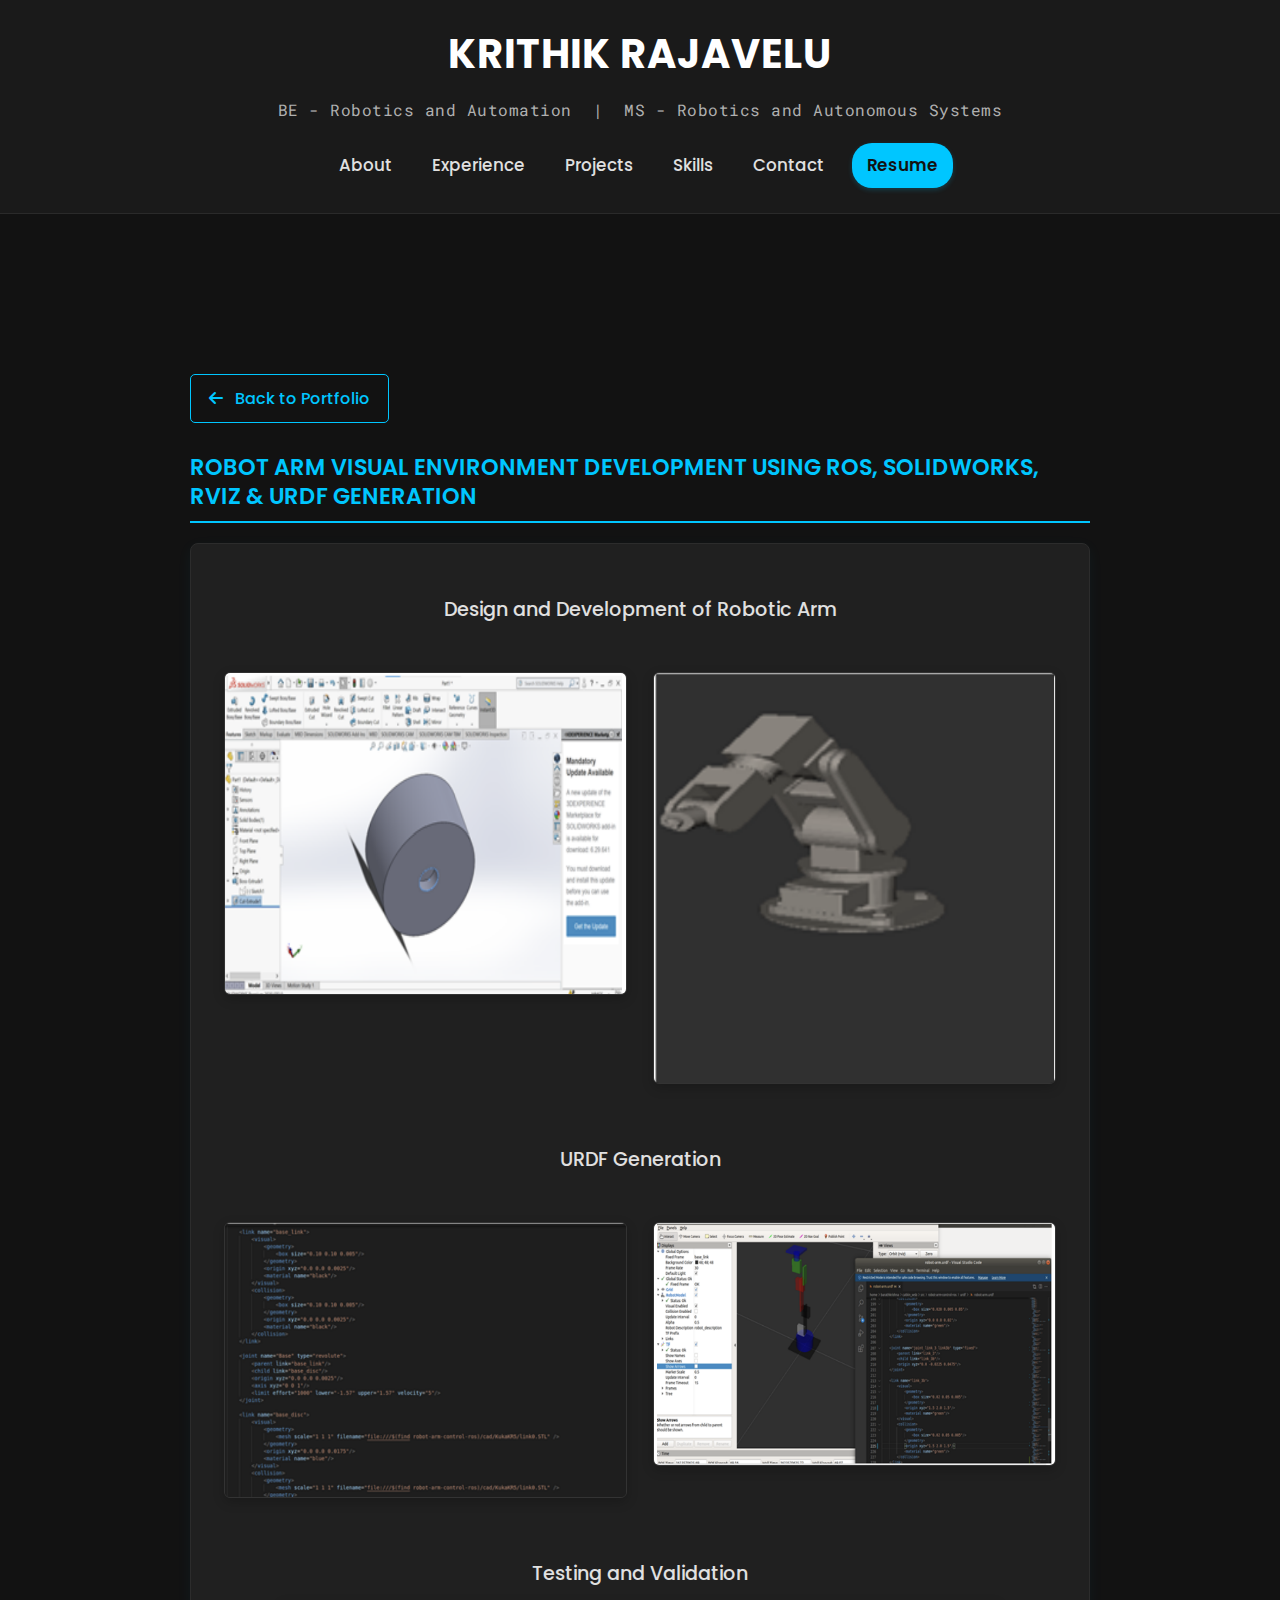
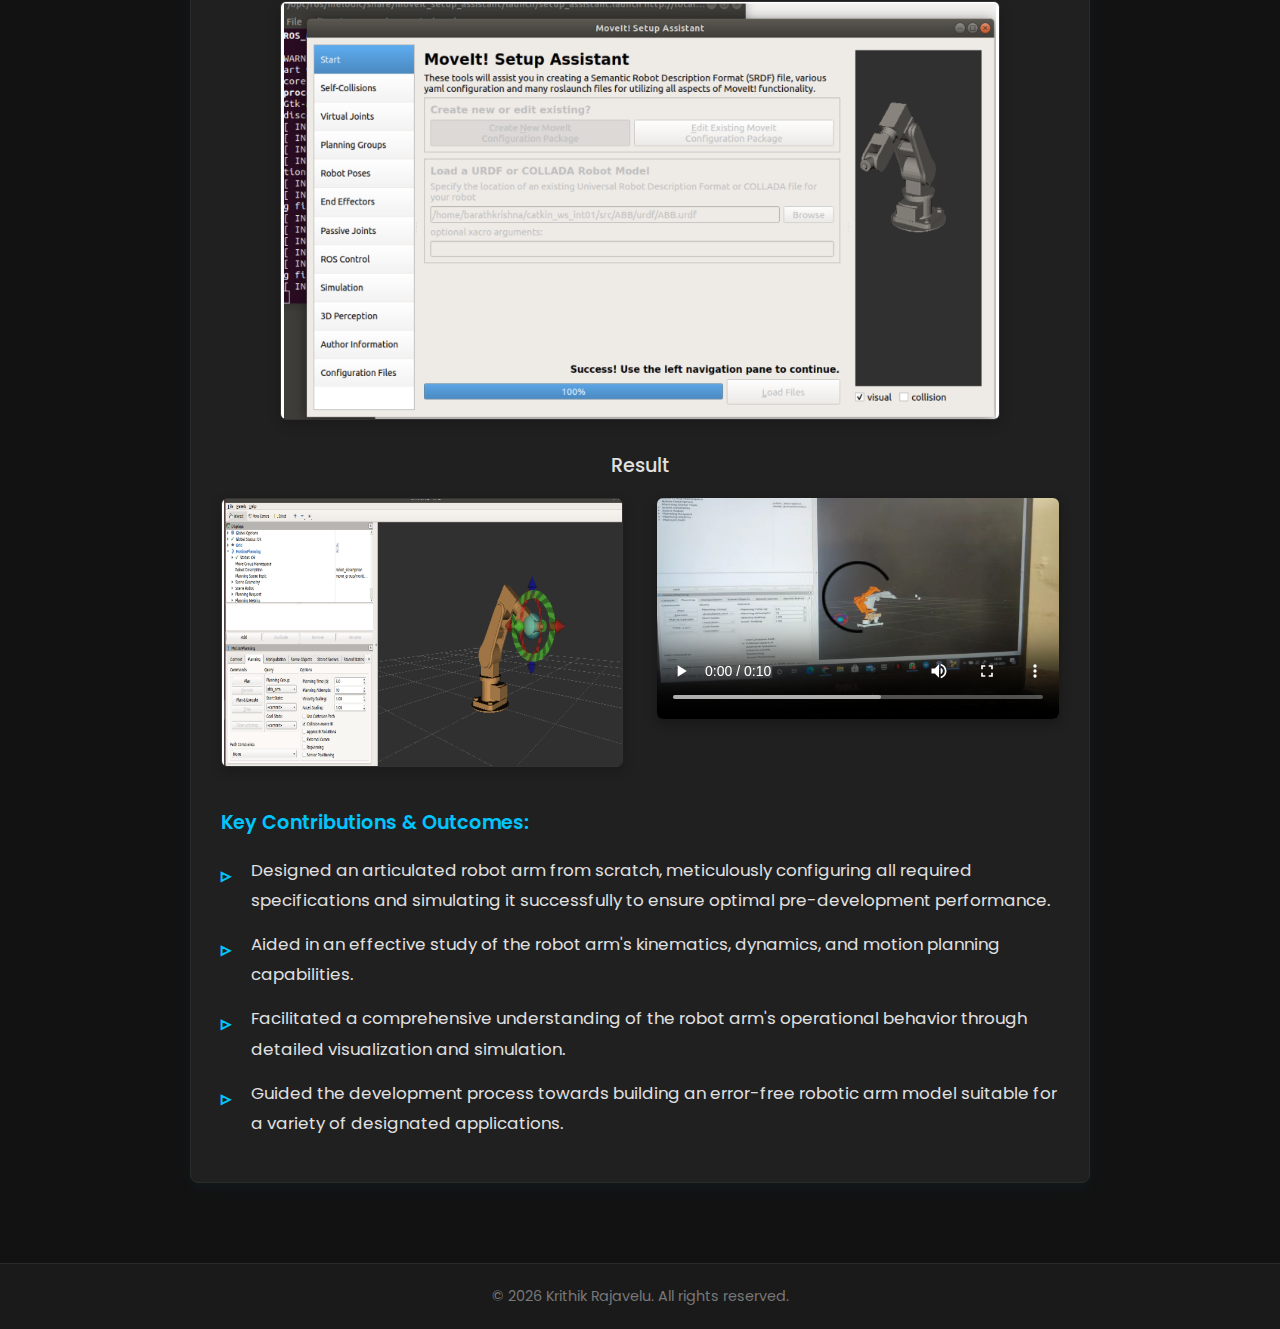
<file: project-robot-arm-dev.html>
<!DOCTYPE html>
<html lang="en">
<head>
    <meta charset="UTF-8">
    <meta name="viewport" content="width=device-width, initial-scale=1.0">
    <title>Robot Arm Visual Environment Development - Krithik Rajavelu</title>
    <link rel="stylesheet" href="style.css">
    <link href="https://fonts.googleapis.com/css2?family=Poppins:wght@300;400;500;600;700&family=Roboto+Mono:wght@400;500&display=swap" rel="stylesheet">
    <link rel="stylesheet" href="https://cdnjs.cloudflare.com/ajax/libs/font-awesome/6.0.0-beta3/css/all.min.css">
</head>
<body>
    <div class="page-wrapper">
        <header class="main-header">
            <div class="name-container">
                <h1>KRITHIK RAJAVELU</h1>
                <p class="degrees">BE - Robotics and Automation  |  MS - Robotics and Autonomous Systems</p>
            </div>
            <nav class="main-nav">
                 <ul>
                    <li><a href="index.html#about">About</a></li>
                    <li><a href="index.html#experience">Experience</a></li>
                    <li><a href="index.html#projects">Projects</a></li>
                    <li><a href="index.html#skills">Skills</a></li>
                    <li><a href="index.html#contact">Contact</a></li>
                    <li><a href="Krithik_Rajavelu_Resume.pdf" class="nav-button resume-button" download="Krithik_Rajavelu_Resume.pdf">Resume</a></li>
                </ul>
            </nav>
        </header>

        <main class="container detail-page-container">
            <section class="content-section">
                <a href="index.html#projects" class="back-link"><i class="fas fa-arrow-left"></i> Back to Portfolio</a>
                
                <h2 class="project-main-title-long">ROBOT ARM VISUAL ENVIRONMENT DEVELOPMENT USING ROS, SOLIDWORKS, RVIZ & URDF GENERATION</h2>
                <!-- "| Academic Project" removed from here -->
                <!-- Date detail removed -->

                <div class="card project-details-content"> 
                    
                    <!-- Design and Development of Robotic Arm -->
                    <div style="text-align: center; margin-bottom: 30px;">
                        <h4 style="font-size: 1.2em; color: #E0E0E0; margin-bottom: 15px; font-weight: 500;">Design and Development of Robotic Arm</h4>
                        <div style="display: flex; justify-content: space-around; align-items: flex-start; flex-wrap: wrap; gap: 20px;">
                            <div class="image-container project-image" style="flex: 1; min-width: 280px; max-width: 48%;">
                                <!-- REPLACE WITH YOUR FIRST IMAGE FOR DESIGN -->
                                <img src="images/design_image_1_placeholder.png" alt="Robotic Arm Design - View 1"> 
                            </div>
                            <div class="image-container project-image" style="flex: 1; min-width: 280px; max-width: 48%;">
                                <!-- REPLACE WITH YOUR SECOND IMAGE FOR DESIGN -->
                                <img src="images/design_image_2_placeholder.png" alt="Robotic Arm Design - View 2">
                            </div>
                        </div>
                    </div>

                    <!-- URDF Generation -->
                    <div style="text-align: center; margin-bottom: 30px;">
                        <h4 style="font-size: 1.2em; color: #E0E0E0; margin-bottom: 15px; font-weight: 500;">URDF Generation</h4>
                        <div style="display: flex; justify-content: space-around; align-items: flex-start; flex-wrap: wrap; gap: 20px;">
                            <div class="image-container project-image" style="flex: 1; min-width: 280px; max-width: 48%;">
                                <!-- REPLACE WITH YOUR FIRST IMAGE FOR URDF -->
                                <img src="images/urdf_image_2_placeholder.png" alt="URDF Model - View 1">
                            </div>
                            <div class="image-container project-image" style="flex: 1; min-width: 280px; max-width: 48%;">
                                <!-- REPLACE 'urdf_generation_2.png' WITH YOUR RENAMED FILE (NO SPACES) -->
                                <img src="images/urdf generation2.png" alt="URDF Model - View 2 or RViz">
                            </div>
                        </div>
                    </div>

                    <!-- Testing and Validation -->
                    <div style="text-align: center; margin-bottom: 30px;">
                        <h4 style="font-size: 1.2em; color: #E0E0E0; margin-bottom: 10px; font-weight: 500;">Testing and Validation</h4>
                        <div class="image-container project-image" style="max-width: 720px; margin: 0 auto;">
                             <!-- REPLACE WITH YOUR IMAGE FOR TESTING AND VALIDATION -->
                            <img src="images/testing_validation_image_placeholder.png" alt="Testing and Validation Setup or Result">
                        </div>
                    </div>

                    <!-- Result -->
                    <div style="text-align: center; margin-bottom: 30px;">
                        <h4 style="font-size: 1.2em; color: #E0E0E0; margin-bottom: 15px; font-weight: 500;">Result</h4>
                        <div style="display: flex; justify-content: space-between; align-items: flex-start; flex-wrap: wrap; gap: 20px;">
                            <div class="image-container project-image" style="flex: 1; min-width: 280px; max-width: 48%; margin: 0;">
                                <!-- REPLACE 'result_image_placeholder.png' WITH YOUR ACTUAL FILENAME -->
                                <img src="images/result_image_placeholder.png" alt="Final result - Image">
                            </div>
                            <div class="video-container local-video-embed" style="flex: 1; min-width: 280px; max-width: 48%; margin: 0;">
                                <!-- REPLACE WITH YOUR VIDEO FOR RESULT -->
                                <video controls width="100%">
                                    <source src="Videos/result_video_placeholder.mp4" type="video/mp4">
                                    Your browser does not support the video tag.
                                </video>
                            </div>
                        </div>
                    </div>

                    <h4 style="margin-top:40px;">Key Contributions & Outcomes:</h4>
                    <ul>
                        <li>Designed an articulated robot arm from scratch, meticulously configuring all required specifications and simulating it successfully to ensure optimal pre-development performance.</li>
                        <li>Aided in an effective study of the robot arm's kinematics, dynamics, and motion planning capabilities.</li>
                        <li>Facilitated a comprehensive understanding of the robot arm's operational behavior through detailed visualization and simulation.</li>
                        <li>Guided the development process towards building an error-free robotic arm model suitable for a variety of designated applications.</li>
                    </ul>
                </div>
            </section>
        </main>

        <footer class="detail-page-footer">
            <p>© <span id="currentYearDetailProjectRobotArm"></span> Krithik Rajavelu. All rights reserved.</p>
        </footer>
    </div>
    <script>
        if (document.getElementById('currentYearDetailProjectRobotArm')) {
             document.getElementById('currentYearDetailProjectRobotArm').textContent = new Date().getFullYear();
        }
    </script>
</body>
</html>
</file>
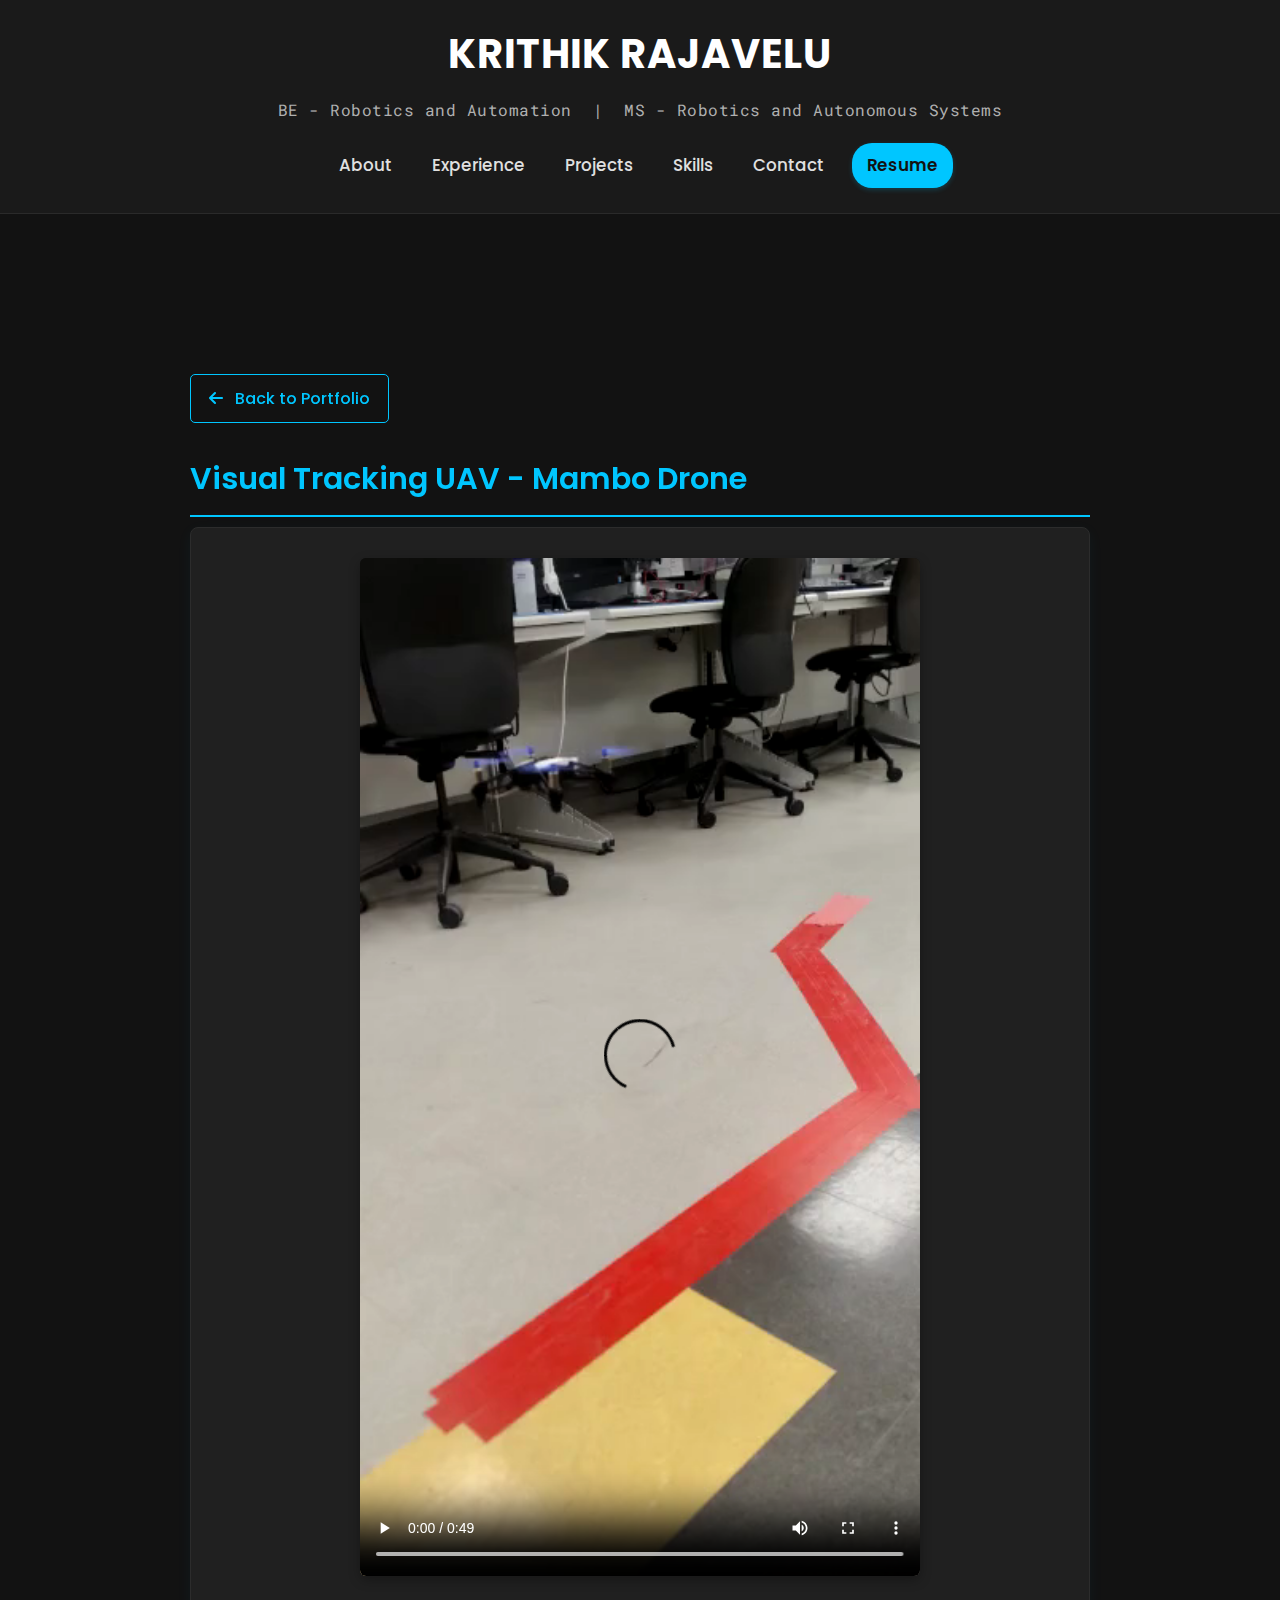
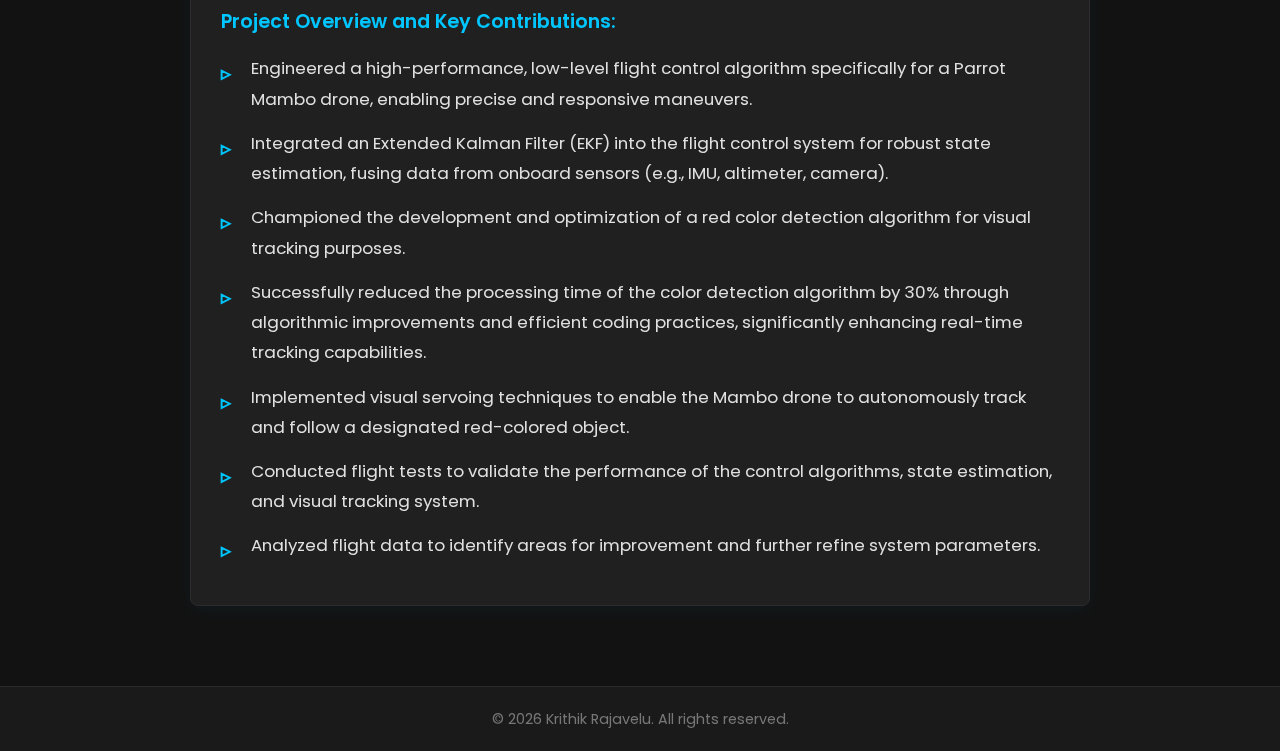
<file: project-visual-uav.html>
<!DOCTYPE html>
<html lang="en">
<head>
    <meta charset="UTF-8">
    <meta name="viewport" content="width=device-width, initial-scale=1.0">
    <title>Visual Tracking UAV (Mambo Drone) - Krithik Rajavelu</title>
    <link rel="stylesheet" href="style.css">
    <link href="https://fonts.googleapis.com/css2?family=Poppins:wght@300;400;500;600;700&family=Roboto+Mono:wght@400;500&display=swap" rel="stylesheet">
    <link rel="stylesheet" href="https://cdnjs.cloudflare.com/ajax/libs/font-awesome/6.0.0-beta3/css/all.min.css">
</head>
<body>
    <div class="page-wrapper">
        <header class="main-header">
            <div class="name-container">
                <h1>KRITHIK RAJAVELU</h1>
                <p class="degrees">BE - Robotics and Automation  |  MS - Robotics and Autonomous Systems</p>
            </div>
            <nav class="main-nav">
                 <ul>
                    <li><a href="index.html#about">About</a></li>
                    <li><a href="index.html#experience">Experience</a></li>
                    <li><a href="index.html#projects">Projects</a></li>
                    <li><a href="index.html#skills">Skills</a></li>
                    <li><a href="index.html#contact">Contact</a></li>
                    <li><a href="Krithik_Rajavelu_Resume.pdf" class="nav-button resume-button" download="Krithik_Rajavelu_Resume.pdf">Resume</a></li> 
                </ul>
            </nav>
        </header>

        <main class="container detail-page-container">
            <section class="content-section">
                <a href="index.html#projects" class="back-link"><i class="fas fa-arrow-left"></i> Back to Portfolio</a>
                
                <h2>Visual Tracking UAV - Mambo Drone</h2>
                

                <div class="card project-details-content"> 
                    
                    <!-- Single Local Video for Mambo Drone Project -->
                    <!-- ADDED video-container-sm class to make video smaller -->
                    <div class="video-container local-video-embed video-container-sm"> 
                        <video controls width="100%">
                            <source src="Videos/Parrot Mambo.mp4" type="video/mp4">
                            Your browser does not support the video tag.
                        </video>
                    </div>

                    <h4>Project Overview and Key Contributions:</h4>
                    <ul>
                        <li>Engineered a high-performance, low-level flight control algorithm specifically for a Parrot Mambo drone, enabling precise and responsive maneuvers.</li>
                        <li>Integrated an Extended Kalman Filter (EKF) into the flight control system for robust state estimation, fusing data from onboard sensors (e.g., IMU, altimeter, camera).</li>
                        <li>Championed the development and optimization of a red color detection algorithm for visual tracking purposes.</li>
                        <li>Successfully reduced the processing time of the color detection algorithm by 30% through algorithmic improvements and efficient coding practices, significantly enhancing real-time tracking capabilities.</li>
                        <li>Implemented visual servoing techniques to enable the Mambo drone to autonomously track and follow a designated red-colored object.</li>
                        <li>Conducted flight tests to validate the performance of the control algorithms, state estimation, and visual tracking system.</li>
                        <li>Analyzed flight data to identify areas for improvement and further refine system parameters.</li>
                    </ul>
                </div>
            </section>
        </main>

        <footer class="detail-page-footer">
            <p>© <span id="currentYearDetailProjectUAV"></span> Krithik Rajavelu. All rights reserved.</p>
        </footer>
    </div>
    <script>
        if (document.getElementById('currentYearDetailProjectUAV')) {
             document.getElementById('currentYearDetailProjectUAV').textContent = new Date().getFullYear();
        }
    </script>
</body>
</html>
</file>
<file: style.css>
/* Basic Reset */
* {
    margin: 0;
    padding: 0;
    box-sizing: border-box;
}

html {
    scroll-behavior: smooth;
}

/* Global Styles */
body {
    font-family: 'Poppins', sans-serif;
    line-height: 1.7;
    background-color: #121212;
    color: #E0E0E0;
}

.page-wrapper {
    display: flex;
    flex-direction: column;
    min-height: 100vh;
}

.container { /* This is for main content sections, not hero-intro */
    width: 90%;
    max-width: 900px;
    margin: 0 auto; 
    flex-grow: 1;
}

/* Links */
a {
    color: #00C6FF;
    text-decoration: none;
    transition: color 0.3s ease, text-shadow 0.3s ease;
}
a:hover {
    color: #33daff;
    text-shadow: 0 0 5px #00C6FF;
}

/* Main Header - STACKED & CENTERED LAYOUT */
.main-header {
    background-color: #1a1a1a;
    padding: 20px 5%;
    display: flex;
    flex-direction: column;
    align-items: center;
    border-bottom: 1px solid #2a2a2a;
    position: sticky;
    top: 0;
    z-index: 1000;
    width: 100%;
}

.name-container {
    width: 100%;
    text-align: center;
    margin-bottom: 10px;
}

.name-container h1 {
    font-family: 'Poppins', sans-serif;
    font-weight: 700;
    font-size: 2.2em;
    color: #FFFFFF;
    letter-spacing: 1px;
    margin-bottom: 8px;
}

.name-container .degrees {
    font-family: 'Roboto Mono', monospace;
    font-size: 0.95em;
    color: #b0b0b0;
    letter-spacing: 0.5px;
    white-space: nowrap;
    overflow: hidden;
    text-overflow: ellipsis;
    max-width: 95%;
    margin: 0 auto;
    padding: 0 5px;
}

.main-nav {
    width: 100%;
    margin-top: 5px;
}

.main-nav ul {
    list-style: none;
    display: flex;
    flex-wrap: wrap;
    justify-content: center;
    align-items: center; 
    padding: 0;
    margin: 0;
}

.main-nav ul li {
    margin: 5px 8px; 
}

.main-nav ul li a {
    color: #E0E0E0;
    font-weight: 500;
    font-size: 1em;
    padding: 8px 12px;
    border-radius: 4px;
    transition: background-color 0.3s ease, color 0.3s ease;
    display: inline-block;
    text-align: center;
}

.main-nav ul li a:hover,
.main-nav ul li a.active {
    background-color: #00C6FF;
    color: #121212;
    text-shadow: none;
}

.nav-button.resume-button {
    background-color: #00C6FF;
    color: #121212;
    padding: 8px 15px;
    border-radius: 20px;
    font-weight: 600;
    box-shadow: 0 2px 5px rgba(0, 198, 255, 0.2);
    transition: background-color 0.3s ease, color 0.3s ease, transform 0.2s ease, box-shadow 0.3s ease;
}

.nav-button.resume-button:hover {
    background-color: #00a5d9;
    color: #FFFFFF;
    transform: translateY(-1px);
    box-shadow: 0 4px 8px rgba(0, 198, 255, 0.3);
    text-shadow: none;
}


/* === HERO INTRO SECTION STYLES === */
.hero-intro-section {
    padding: 40px 5% 60px;
    background-color: #161616;
}

.hero-intro-content {
    max-width: 900px;
    margin: 0 auto;
    display: flex;
    align-items: center;
    gap: 40px;
}

.profile-photo-container {
    flex-shrink: 0;
}

.profile-photo {
    width: 200px;
    height: 200px;
    border-radius: 50%;
    object-fit: cover;
    border: 4px solid #00C6FF;
    box-shadow: 0 0 20px rgba(0, 198, 255, 0.3);
}

.typing-text-container {
    flex-grow: 1;
    color: #E0E0E0;
    font-family: 'Roboto Mono', monospace;
    font-size: 1.15em;
    line-height: 1.7;
    min-height: 60px;
}

#typing-text .cursor {
    display: inline-block;
    background-color: #00C6FF;
    margin-left: 3px;
    width: 3px;
    animation: blink 0.8s infinite;
    height: 1.15em;
    vertical-align: text-bottom;
}

@keyframes blink {
    0%, 100% { opacity: 1; }
    50% { opacity: 0; }
}


/* Content Sections on Main Page & Detail Pages */
.content-section, .detail-page-container {
    padding-top: 160px; 
    margin-bottom: 50px; 
}
.detail-page-container {
    margin-bottom: 50px; 
}
.detail-page-container .content-section { 
    padding-top: 0; 
    margin-bottom: 0;
}


.content-section h2 {
    font-family: 'Poppins', sans-serif;
    font-weight: 600;
    font-size: 2em;
    color: #00C6FF;
    margin-bottom: 30px;
    padding-bottom: 10px;
    border-bottom: 2px solid #00C6FF;
    display: inline-block;
}
.content-section h2 i {
    margin-right: 10px;
}

/* Card Styling (Base) */
.card {
    background-color: #1E1E1E;
    border-radius: 8px;
    padding: 25px;
    box-shadow: 0 4px 15px rgba(0, 198, 255, 0.05);
    border: 1px solid #2c2c2c;
}
#about .card, #skills .card, #contact .card, #projects .project-item.card {
    margin-bottom: 25px;
}

/* About Me Section */
#about .card p {
    margin-bottom: 15px;
    line-height: 1.8;
}
#about .card p:last-child {
    margin-bottom: 0;
}

/* Experience Section - Clickable Timeline Items */
.timeline {
    position: relative;
    padding-left: 40px;
}
.timeline::before {
    content: ''; position: absolute; left: 10px; top: 0; bottom: 0;
    width: 3px; background-color: #00C6FF; opacity: 0.3; border-radius: 2px;
}

.timeline-item-link {
    text-decoration: none;
    color: inherit;
    display: block;
    margin-bottom: 30px;
}
.timeline-item-link:last-of-type {
    margin-bottom: 0;
}

.timeline-item.card.clickable-card {
    position: relative;
    margin-bottom: 0 !important;
    transition: transform 0.3s ease, box-shadow 0.3s ease, border-color 0.3s ease;
    border: 1px solid #2c2c2c;
}
.timeline-item.card.clickable-card::before {
    content: ''; position: absolute;
    left: -53px;
    top: 35px; 
    width: 14px; height: 14px; border-radius: 50%;
    background-color: #00C6FF; border: 3px solid #121212;
    z-index: 1;
    transition: background-color 0.3s ease, transform 0.3s ease;
}

.timeline-item-link:hover .clickable-card {
    transform: translateY(-5px) scale(1.02);
    box-shadow: 0 10px 30px rgba(0, 198, 255, 0.15);
    border-color: #00C6FF;
}
.timeline-item-link:hover .clickable-card::before {
    background-color: #33daff;
    transform: scale(1.15);
}

/* Summary inside clickable experience/project card on index.html */
.item-summary h3 {
    color: #E0E0E0;
    margin-bottom: 3px;
    display: block;
}

.item-summary .company { 
    font-weight: 400;
    color: #00C6FF;
}

.item-summary .date { 
    font-family: 'Roboto Mono', monospace; font-size: 0.9em; color: #888888; margin-bottom: 0;
}


/* Projects Section - Clickable Links (on index.html) */
.project-item-link {
    text-decoration: none;
    color: inherit;
    display: block;
    margin-bottom: 25px;
}
.project-item-link:last-of-type {
    margin-bottom: 0;
}
.project-item-link:hover .clickable-card { 
    transform: translateY(-5px) scale(1.02);
    box-shadow: 0 10px 30px rgba(0, 198, 255, 0.15);
    border-color: #00C6FF;
}


/* Skills Section */
.skills-card-container { padding: 30px; }
.skills-layout { display: flex; flex-wrap: wrap; gap: 30px; }
.skill-category-block {
    flex: 1; min-width: 250px; background-color: #252525;
    padding: 20px; border-radius: 6px; border: 1px solid #333;
}
.skill-category-block h4 {
    font-weight: 600; font-size: 1.15em; color: #00C6FF;
    margin-bottom: 15px; display: flex; align-items: center;
}
.skill-category-block h4 i { margin-right: 8px; font-size: 1.2em; }
.skill-tags { display: flex; flex-wrap: wrap; gap: 10px; }
.skill-tags span {
    background-color: #333; color: #00C6FF; padding: 6px 12px;
    border-radius: 20px; font-size: 0.9em; font-family: 'Roboto Mono', monospace;
    border: 1px solid #444; transition: background-color 0.3s ease, color 0.3s ease, transform 0.2s ease;
}
.skill-tags span:hover { background-color: #00C6FF; color: #121212; transform: translateY(-2px); }


/* Contact Section */
#contact .card p {
    font-size: 1.1em;
    margin-bottom: 15px;
    display: flex;
    align-items: center;
}
#contact .card p:last-child {
    margin-bottom: 0;
}
#contact .card .icon-prefix {
    margin-right: 12px;
    font-size: 1.3em;
    color: #00C6FF;
    width: 20px;
    text-align: center;
}


/* Styles for Detail Pages */
.back-link {
    display: inline-block;
    margin-bottom: 30px;
    font-size: 1em;
    color: #00C6FF;
    padding: 10px 18px;
    border: 1.5px solid #00C6FF;
    border-radius: 5px;
    transition: background-color 0.3s ease, color 0.3s ease;
    font-weight: 500;
}
.back-link:hover {
    background-color: #00C6FF;
    color: #121212;
    text-shadow: none;
}
.back-link i {
    margin-right: 8px;
}

.detail-page-container > .content-section > h2 { 
    font-size: 1.9em; 
    margin-bottom: 10px;
    border-bottom-width: 2.5px;
    display: block;
}

.project-subtitle, .experience-subtitle { /* Subtitle is now part of H2 text flow */
    font-size: 0.8em; /* Relative to parent H2, so effectively 0.8 * H2_font_size */
    color: #b0b0b0;
    font-weight: 400;
    /* display: block; REMOVED - let it flow inline */
    /* margin-top: 2px; REMOVED */
    white-space: normal; 
}

.company-detail { 
    font-weight: 500;
    color: #00C6FF;
}

.date-detail { 
    font-family: 'Roboto Mono', monospace;
    font-size: 1em;
    color: #a0a0a0;
    margin-bottom: 30px;
}

.experience-details-content.card,
.project-details-content.card { 
    background-color: #202020;
    padding: 30px;
}
.experience-details-content h4,
.project-details-content h4 { 
    font-size: 1.2em;
    color: #00C6FF;
    margin-top: 20px; 
    margin-bottom: 15px;
    font-weight: 600;
}
.detail-page-container > .content-section > h2.project-main-title-long ~ .card .project-details-content h4:first-of-type {
    margin-top: 25px;
}


.experience-details-content ul,
.project-details-content ul {
    list-style-type: none;
    padding-left: 0;
}
.experience-details-content ul li,
.project-details-content ul li {
    margin-bottom: 14px;
    line-height: 1.8;
    padding-left: 30px;
    position: relative;
    font-size: 1.05em;
}
.experience-details-content ul li::before { 
    content: '✓';
    position: absolute;
    left: 0;
    top: 2px;
    color: #00C6FF;
    font-weight: bold;
    font-size: 1.2em;
}
.project-details-content ul li::before { 
    content: '▹';
    position: absolute;
    left: 0;
    top: 2px;
    color: #00C6FF;
    font-weight: bold;
    font-size: 1.2em;
}

/* Video Container Styles */
.video-container {
    width: 100%;
    max-width: 720px; 
    margin: 0 auto 30px auto;
    background-color: #121212;
    border-radius: 6px;
    overflow: hidden;
    box-shadow: 0 4px 12px rgba(0,0,0,0.3);
}
.video-container video { 
    display: block;
    width: 100%;
    height: auto;
}

div.video-container.video-container-sm {
    max-width: 560px !important; 
}


/* Image Container Styles */
.image-container {
    max-width: 500px; 
    margin: 30px auto 30px auto;
    border-radius: 6px;
    overflow: hidden; 
    box-shadow: 0 4px 12px rgba(0,0,0,0.2);
    background-color: #202020; 
}
.image-container img { 
    display: block;
    width: 100%; 
    height: auto;  
}
.project-image { 
    border: 1px solid #333;
}

.project-details-content .image-container.project-image img,
.experience-details-content .image-container.project-image img {
    max-height: 50vh;   
    max-width: 100%;    
    width: auto;        
    height: auto;       
    object-fit: contain;
    display: block;     
    margin-left: auto;
    margin-right: auto;
}

/* --- CSS Changes for Long Project Titles --- */
.project-item-link .item-summary h3 {
    font-size: 1.1em;  /* Reduced slightly for better fitting of long titles */
    white-space: normal; 
    overflow: visible;   
    text-overflow: clip; 
    line-height: 1.3; /* Adjusted line height */   
}

.detail-page-container > .content-section > h2.project-main-title-long {
    font-size: 1.4em;    /* STARTING POINT - REDUCED. Adjust as needed. */
    white-space: normal; /* Allows wrapping if it's still too long */
    overflow: visible;   
    text-overflow: clip; 
    line-height: 1.3;    
    border-bottom-width: 2px; 
    margin-bottom: 20px; /* Increased margin if title wraps */
}

/* Remove styling for .project-subtitle as it's now part of the H2 flow */
/* .detail-page-container > .content-section > h2.project-main-title-long + .project-subtitle { */
    /* margin-top: 8px;  REMOVED */
    /* font-size: 0.75em; REMOVED */
/* } */
/* --- End CSS Changes --- */


/* Footer */
footer, .detail-page-footer {
    text-align: center;
    padding: 20px;
    margin-top: 30px;
    border-top: 1px solid #2a2a2a;
    font-size: 0.9em;
    color: #777777;
    background-color: #1a1a1a;
}

/* Responsive adjustments */
@media (min-width: 769px) { 
    .name-container h1 {
        font-size: 2.5em;
    }
    .name-container .degrees {
        font-size: 1em;
        max-width: 800px;
    }
    .main-nav ul li a {
        font-size: 1.05em;
    }
    .hero-intro-section {
        padding: 60px 5% 80px;
    }
    .profile-photo {
        width: 220px;
        height: 220px;
    }
    .typing-text-container {
        font-size: 1.25em;
        min-height: 70px; 
    }
    #typing-text .cursor {
        height: 1.25em;
    }
}

@media (max-width: 768px) { 
    .container, .detail-page-container {
        width: 95%;
    }
    .name-container h1 {
        font-size: 2em;
    }
    .name-container .degrees {
        font-size: 0.9em;
        white-space: normal; 
        max-width: 100%;
        padding: 0 2px;
    }
    .main-nav ul li a {
        font-size: 0.95em;
    }
    .nav-button.resume-button {
        padding: 7px 12px;
        font-size: 0.9em;
        margin-left: 0; 
    }

    .hero-intro-section {
        padding: 30px 5% 40px;
    }
    .hero-intro-content {
        flex-direction: column; 
        text-align: center;
        gap: 25px;
    }
    .profile-photo {
        width: 160px;
        height: 160px;
        margin-bottom: 15px; 
    }
    .typing-text-container {
        font-size: 1.05em;
        min-height: 50px;
    }
    #typing-text .cursor {
        height: 1.05em;
    }
    
    .content-section, .detail-page-container {
        padding-top: 150px;
    }
    .content-section h2, 
    .detail-page-container > .content-section > h2 { 
        font-size: 1.7em;
    }

    .detail-page-container > .content-section > h2.project-main-title-long {
        font-size: 1.3em; /* STARTING POINT for tablets - REDUCED. Adjust as needed. */
        white-space: normal;
    }

    .project-item-link .item-summary h3 { 
         font-size: 1.0em; /* Reduced slightly for tablets */
         white-space: normal;
         line-height: 1.2;
    }

    .timeline { padding-left: 30px; }
    .timeline-item.card.clickable-card::before {
        left: -43px;
        top: calc(50% - 7px); 
    }
    .skills-layout { flex-direction: column; gap: 20px; }
    .skill-category-block { min-width: 100%; }
    .experience-details-content ul li,
    .project-details-content ul li { font-size: 1em; }
}

@media (max-width: 480px) { 
    .name-container h1 { font-size: 1.8em; }
    .name-container .degrees { font-size: 0.85em; }
    .main-nav ul li a { font-size: 0.9em; }
    
    .hero-intro-section {
        padding: 20px 5% 30px;
    }
    .profile-photo {
        width: 130px;
        height: 130px;
    }
    .typing-text-container {
        font-size: 0.95em;
        min-height: 40px;
    }
     #typing-text .cursor {
        height: 0.95em;
    }
 
    .project-item-link .item-summary h3 { 
         font-size: 0.9em; /* Further reduced for mobile */
         line-height: 1.2;
    }

    .content-section, .detail-page-container {
        padding-top: 160px;
    }
    .detail-page-container > .content-section > h2.project-main-title-long {
        font-size: 1.1em; /* STARTING POINT for mobile - REDUCED. Adjust as needed. */
    }
    .experience-details-content ul li,
    .project-details-content ul li { font-size: 0.95em; }
}
</file>
